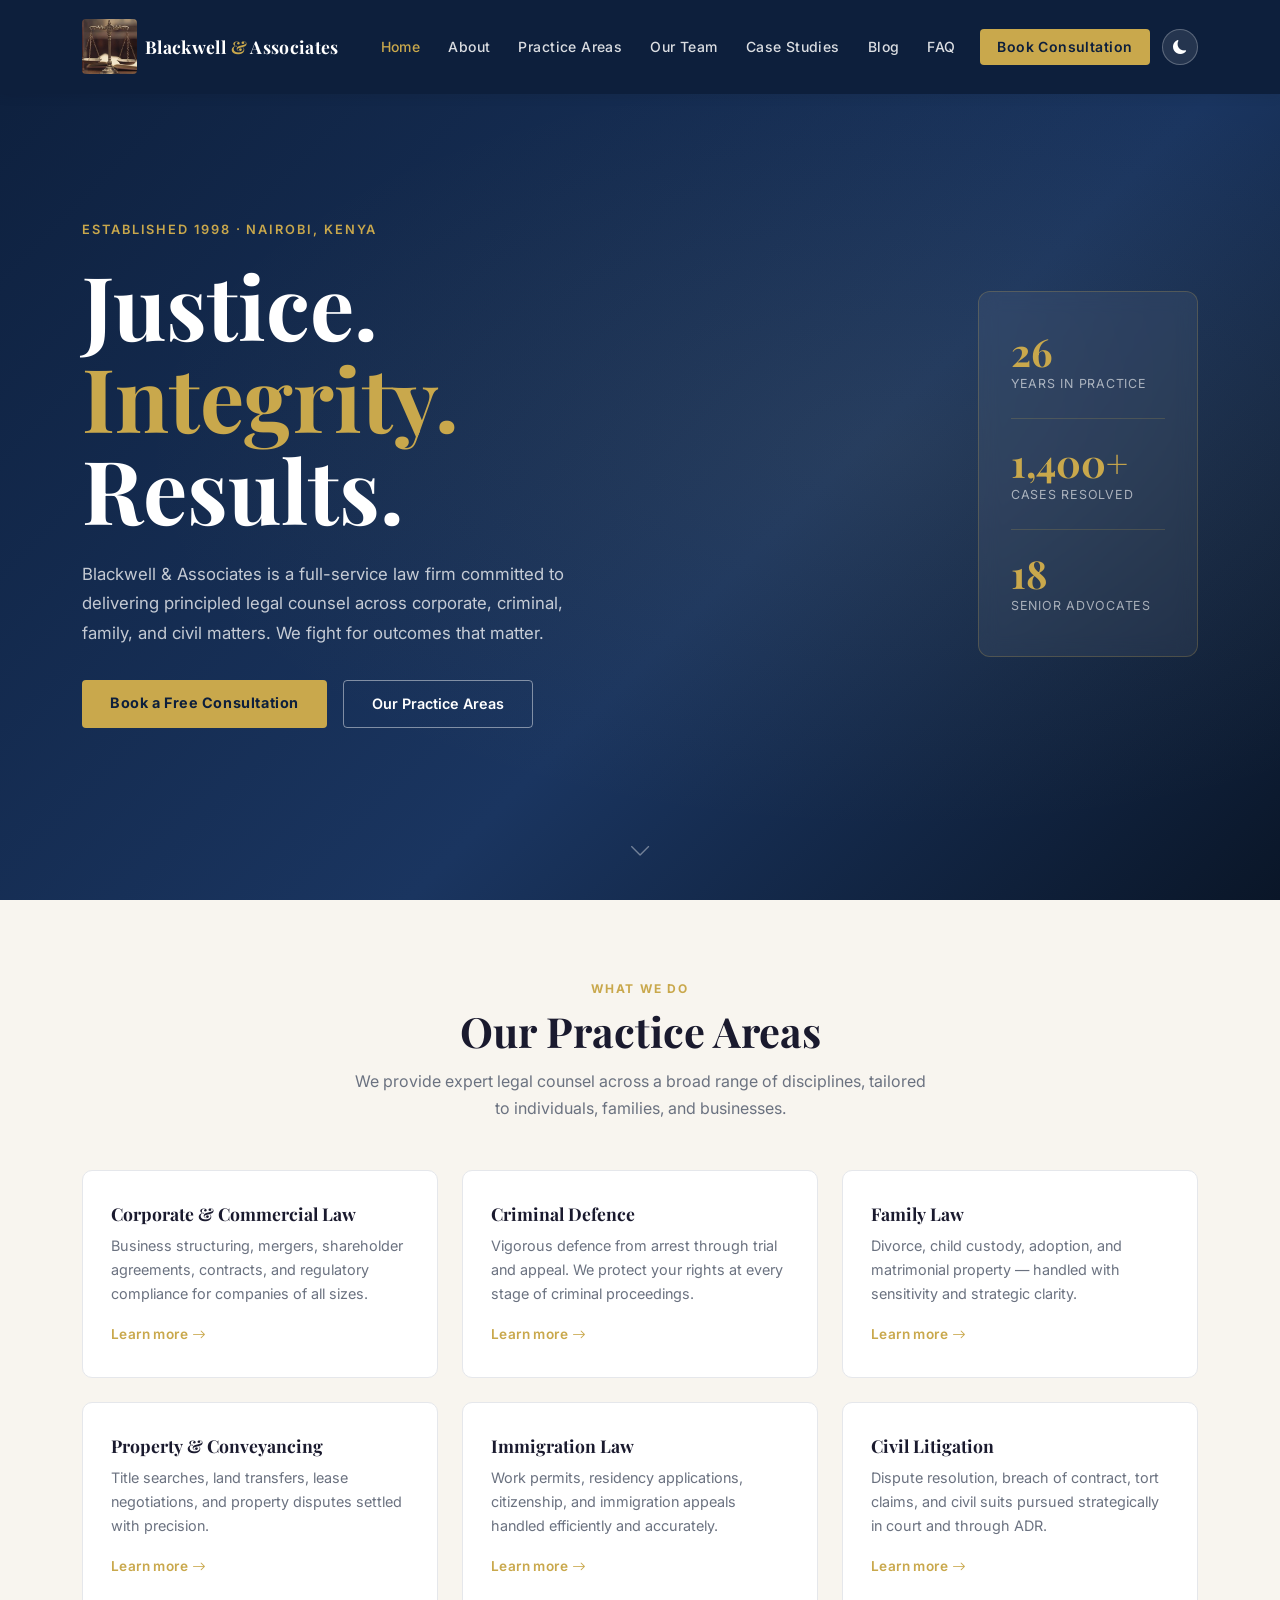
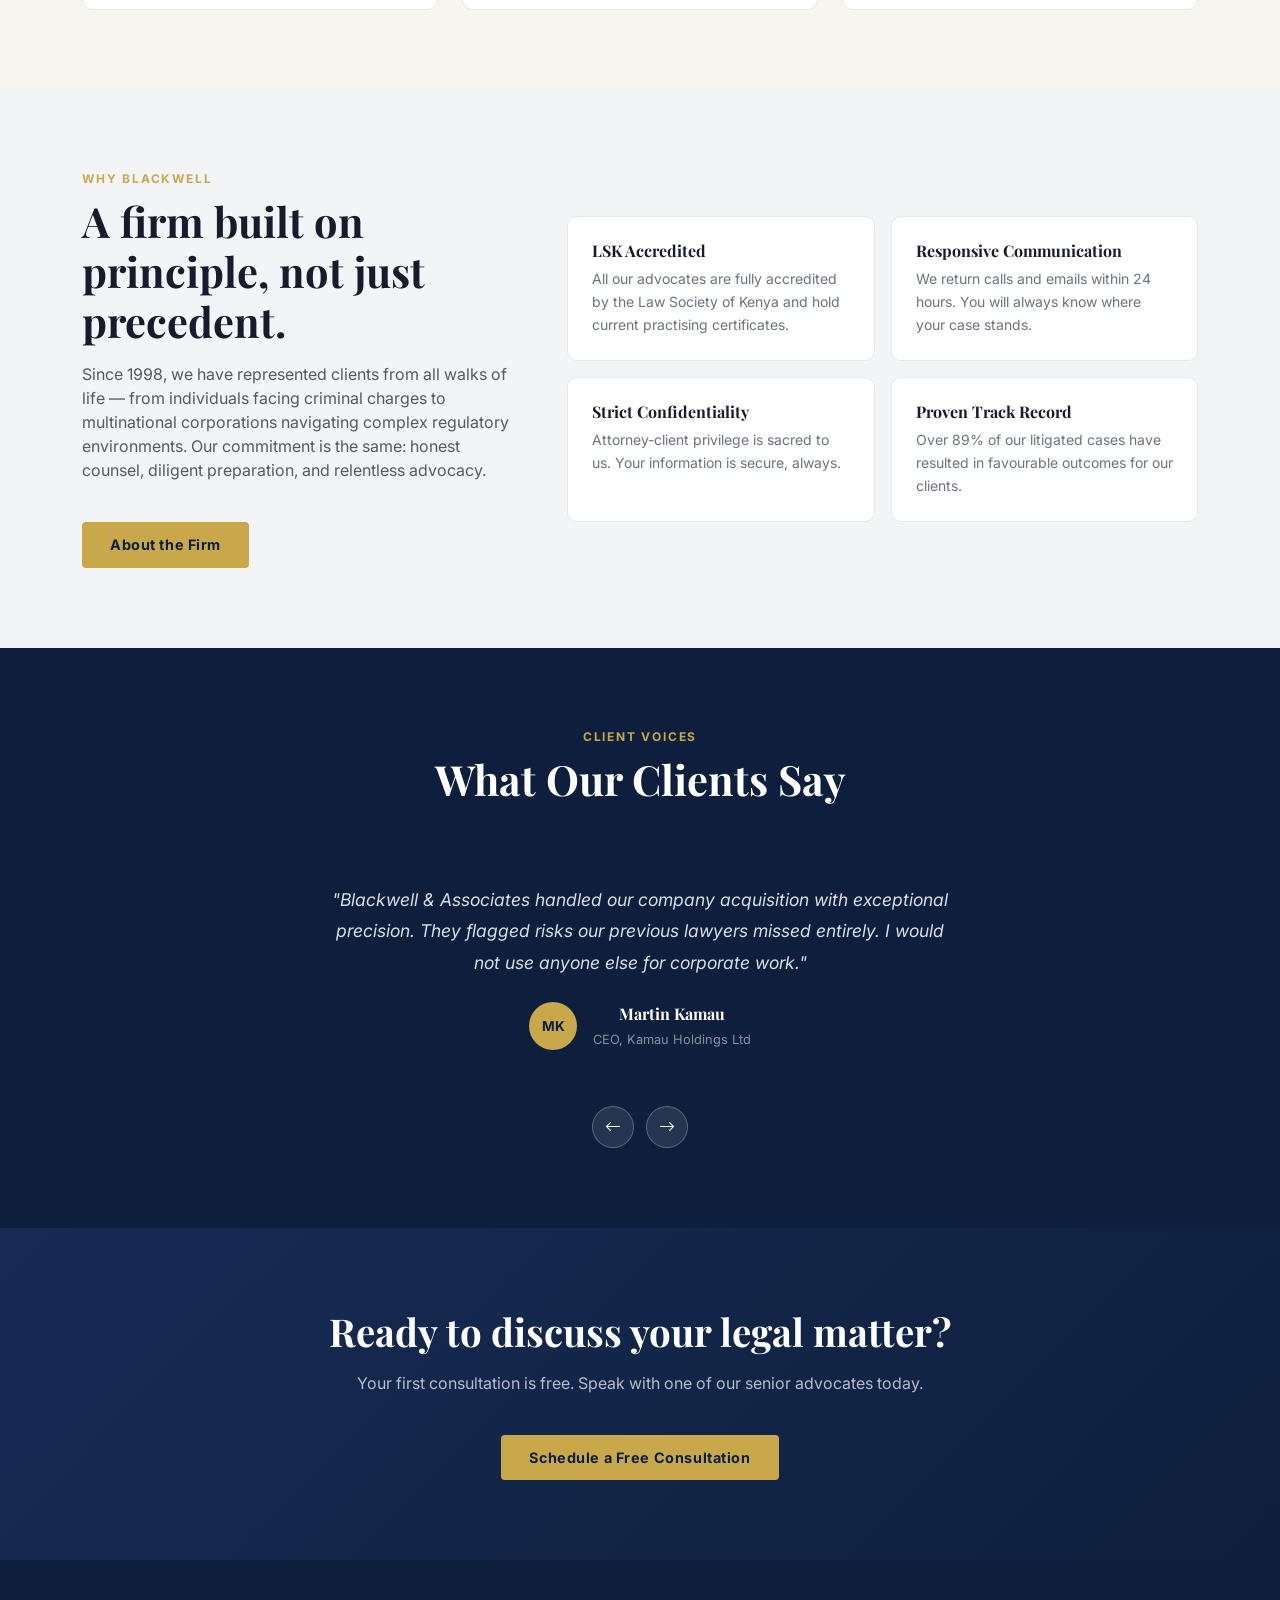
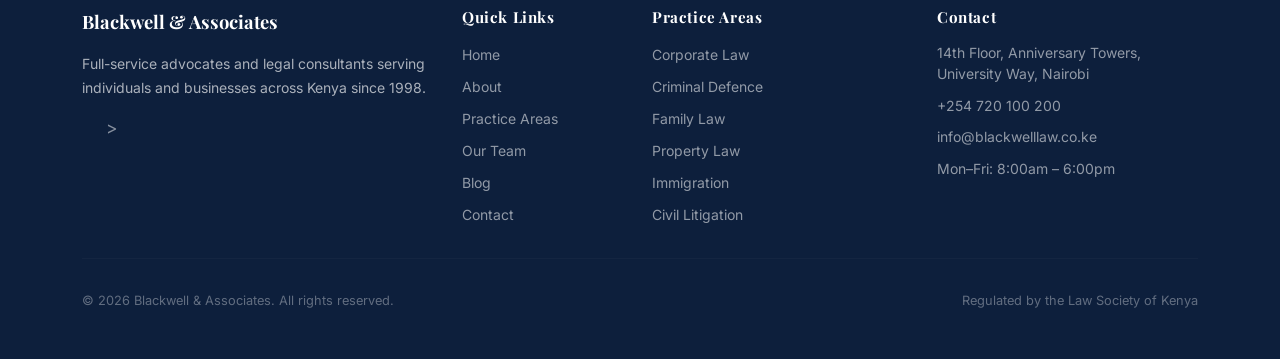
<file: index.html>
<!DOCTYPE html>
<html lang="en">
<head>
    <meta charset="UTF-8">
    <meta name="viewport" content="width=device-width, initial-scale=1.0">
    <title>Blackwell & Associates  Advocates & Legal Consultants</title>
     <link href="https://cdn.jsdelivr.net/npm/bootstrap@5.3.2/dist/css/bootstrap.min.css" rel="stylesheet"/>
    <link href="https://fonts.googleapis.com/css2?family=Playfair+Display:wght@400;600;700&family=Inter:wght@300;400;500;600&display=swap" rel="stylesheet"/>
    <link rel="stylesheet" href="https://cdn.jsdelivr.net/npm/bootstrap-icons@1.11.3/font/bootstrap-icons.min.css"/>
    <link rel="stylesheet" href="style.css"/>
</head>
<body>
  <a href="#main-content" class="visually-hidden-focusable">Skip to main content</a>
 <nav class="navbar navbar-expand-lg fixed-top" id="mainNav">
    <div class="container">
      <a class="navbar-brand" href="index.html">
        <img src="scale.jpg" alt="Blackwell & Associates scale logo" class="brand-icon-img">
        <span class="brand-name">Blackwell <span class="brand-amp">&</span> Associates</span>
      </a>
      <button class="navbar-toggler" type="button" data-bs-toggle="collapse" data-bs-target="#navMenu" aria-controls="navMenu" aria-expanded="false" aria-label="Toggle navigation">
        <span class="navbar-toggler-icon"></span>
      </button>
      <div class="collapse navbar-collapse" id="navMenu">
        <ul class="navbar-nav ms-auto align-items-lg-center gap-lg-1">
          <li class="nav-item"><a class="nav-link active" href="index.html">Home</a></li>
          <li class="nav-item"><a class="nav-link" href="about.html">About</a></li>
          <li class="nav-item"><a class="nav-link" href="practice-areas.html">Practice Areas</a></li>
          <li class="nav-item"><a class="nav-link" href="team.html">Our Team</a></li>
          <li class="nav-item"><a class="nav-link" href="case-studies.html">Case Studies</a></li>
          <li class="nav-item"><a class="nav-link" href="blog.html">Blog</a></li>
          <li class="nav-item"><a class="nav-link" href="faq.html">FAQ</a></li>
          <li class="nav-item ms-lg-2">
            <a class="nav-link btn-consult" href="contact.html">Book Consultation</a>
          </li>
          <li class="nav-item ms-lg-2">
            <button class="btn-theme-toggle" id="themeToggle" aria-label="Toggle dark and light mode" title="Toggle dark/light mode">
              <i class="bi bi-moon-fill" id="themeIcon"></i>
            </button>
          </li>
        </ul>
      </div>
    </div>
</nav>
<main id="main-content">

<section class="hero-section">
  <div class="hero-bg-overlay"></div>
  <div class="container hero-content">
    <div class="row align-items-center min-vh-100 pt-5">
      <div class="col-lg-7">
        <p class="hero-eyebrow">Established 1998 · Nairobi, Kenya</p>
        <h1 class="hero-headline">
          Justice.<br>
          <span class="headline-gold">Integrity.</span><br>
          Results.
        </h1>
        <p class="hero-sub">
          Blackwell & Associates is a full-service law firm committed to delivering principled legal counsel across corporate, criminal, family, and civil matters. We fight for outcomes that matter.
        </p>
        <div class="hero-actions d-flex flex-wrap gap-3">
          <a href="contact.html" class="btn btn-primary-gold">Book a Free Consultation</a>
          <a href="practice-areas.html" class="btn btn-outline-light-custom">Our Practice Areas</a>
        </div>
      </div>
      <div class="col-lg-5 d-none d-lg-flex justify-content-end">
        <div class="hero-stat-card">
          <div class="stat-item">
            <span class="stat-number">26</span>
            <span class="stat-label">Years in Practice</span>
          </div>
          <div class="stat-divider"></div>
          <div class="stat-item">
            <span class="stat-number">1,400+</span>
            <span class="stat-label">Cases Resolved</span>
          </div>
          <div class="stat-divider"></div>
          <div class="stat-item">
            <span class="stat-number">18</span>
            <span class="stat-label">Senior Advocates</span>
          </div>
        </div>
      </div>
    </div>
  </div>
  <div class="hero-scroll-hint">
    <i class="bi bi-chevron-down"></i>
  </div>
</section>

<section class="section-practice py-6">
  <div class="container">
    <div class="section-header text-center mb-5">
      <p class="section-eyebrow">What We Do</p>
      <h2 class="section-title">Our Practice Areas</h2>
      <p class="section-sub">We provide expert legal counsel across a broad range of disciplines, tailored to individuals, families, and businesses.</p>
    </div>
    <div class="row g-4">

      <div class="col-md-6 col-lg-4">
        <div class="practice-card">
          
          <h4>Corporate & Commercial Law</h4>
          <p>Business structuring, mergers, shareholder agreements, contracts, and regulatory compliance for companies of all sizes.</p>
          <a href="practice-areas.html" class="practice-link">Learn more <i class="bi bi-arrow-right" aria-hidden="true"></i></a>
        </div>
      </div>

      <div class="col-md-6 col-lg-4">
        <div class="practice-card">
          
          <h4>Criminal Defence</h4>
          <p>Vigorous defence from arrest through trial and appeal. We protect your rights at every stage of criminal proceedings.</p>
          <a href="practice-areas.html" class="practice-link">Learn more <i class="bi bi-arrow-right" aria-hidden="true"></i></a>
        </div>
      </div>

      <div class="col-md-6 col-lg-4">
        <div class="practice-card">
          
          <h4>Family Law</h4>
          <p>Divorce, child custody, adoption, and matrimonial property — handled with sensitivity and strategic clarity.</p>
          <a href="practice-areas.html" class="practice-link">Learn more <i class="bi bi-arrow-right" aria-hidden="true"></i></a>
        </div>
      </div>

      <div class="col-md-6 col-lg-4">
        <div class="practice-card">
          
          <h4>Property & Conveyancing</h4>
          <p>Title searches, land transfers, lease negotiations, and property disputes settled with precision.</p>
          <a href="practice-areas.html" class="practice-link">Learn more <i class="bi bi-arrow-right" aria-hidden="true"></i></a>
        </div>
      </div>

      <div class="col-md-6 col-lg-4">
        <div class="practice-card">
         
          <h4>Immigration Law</h4>
          <p>Work permits, residency applications, citizenship, and immigration appeals handled efficiently and accurately.</p>
          <a href="practice-areas.html" class="practice-link">Learn more <i class="bi bi-arrow-right" aria-hidden="true"></i></a>
        </div>
      </div>

      <div class="col-md-6 col-lg-4">
        <div class="practice-card">
          
          <h4>Civil Litigation</h4>
          <p>Dispute resolution, breach of contract, tort claims, and civil suits pursued strategically in court and through ADR.</p>
          <a href="practice-areas.html" class="practice-link">Learn more <i class="bi bi-arrow-right" aria-hidden="true"></i></a>
        </div>
      </div>

    </div>
  </div>
</section>

<section class="section-why py-6">
  <div class="container">
    <div class="row align-items-center g-5">
      <div class="col-lg-5">
        <p class="section-eyebrow">Why Blackwell</p>
        <h2 class="section-title">A firm built on principle, not just precedent.</h2>
        <p class="mt-3 text-body-secondary">Since 1998, we have represented clients from all walks of life — from individuals facing criminal charges to multinational corporations navigating complex regulatory environments. Our commitment is the same: honest counsel, diligent preparation, and relentless advocacy.</p>
        <a href="about.html" class="btn btn-primary-gold mt-4">About the Firm</a>
      </div>
      <div class="col-lg-7">
        <div class="row g-3">
          <div class="col-sm-6">
            <div class="why-card">
              
              <h5>LSK Accredited</h5>
              <p>All our advocates are fully accredited by the Law Society of Kenya and hold current practising certificates.</p>
            </div>
          </div>
          <div class="col-sm-6">
            <div class="why-card">
            
              <h5>Responsive Communication</h5>
              <p>We return calls and emails within 24 hours. You will always know where your case stands.</p>
            </div>
          </div>
          <div class="col-sm-6">
            <div class="why-card">
             
              <h5>Strict Confidentiality</h5>
              <p>Attorney-client privilege is sacred to us. Your information is secure, always.</p>
            </div>
          </div>
          <div class="col-sm-6">
            <div class="why-card">
              
              <h5>Proven Track Record</h5>
              <p>Over 89% of our litigated cases have resulted in favourable outcomes for our clients.</p>
            </div>
          </div>
        </div>
      </div>
    </div>
  </div>
</section>

<section class="section-testimonials py-6">
  <div class="container">
    <div class="section-header text-center mb-5">
      <p class="section-eyebrow">Client Voices</p>
      <h2 class="section-title">What Our Clients Say</h2>
    </div>
    <div id="testimonialCarousel" class="carousel slide" data-bs-ride="carousel">
      <div class="carousel-inner">

        <div class="carousel-item active">
          <div class="testimonial-card mx-auto">
           
            <p class="testimonial-quote">"Blackwell & Associates handled our company acquisition with exceptional precision. They flagged risks our previous lawyers missed entirely. I would not use anyone else for corporate work."</p>
            <div class="testimonial-author mt-4">
              <div class="author-avatar">MK</div>
              <div>
                <strong>Martin Kamau</strong>
                <span>CEO, Kamau Holdings Ltd</span>
              </div>
            </div>
          </div>
        </div>

        <div class="carousel-item">
          <div class="testimonial-card mx-auto">
            <div class="stars mb-3">★★★★★</div>
            <p class="testimonial-quote">"During the most difficult period of my life — a divorce involving custody of my children — the team at Blackwell was calm, professional, and genuinely caring. They secured a custody arrangement I am truly grateful for."</p>
            <div class="testimonial-author mt-4">
              <div class="author-avatar">AN</div>
              <div>
                <strong>Amina Njoroge</strong>
                <span>Private Client</span>
              </div>
            </div>
          </div>
        </div>

        <div class="carousel-item">
          <div class="testimonial-card mx-auto">
            <div class="stars mb-3">★★★★★</div>
            <p class="testimonial-quote">"I was wrongfully accused of fraud. The criminal defence team built a watertight case and the charges were dropped before trial. Their dedication was extraordinary."</p>
            <div class="testimonial-author mt-4">
              <div class="author-avatar">JO</div>
              <div>
                <strong>James Oduya</strong>
                <span>Private Client</span>
              </div>
            </div>
          </div>
        </div>

      </div>
      <div class="carousel-controls mt-4 text-center">
        <button class="carousel-btn" data-bs-target="#testimonialCarousel" data-bs-slide="prev" aria-label="Previous testimonial">
          <i class="bi bi-arrow-left" aria-hidden="true"></i>
        </button>
        <button class="carousel-btn ms-2" data-bs-target="#testimonialCarousel" data-bs-slide="next" aria-label="Next testimonial">
          <i class="bi bi-arrow-right" aria-hidden="true"></i>
        </button>
      </div>
    </div>
  </div>
</section>

<section class="section-cta py-6">
  <div class="container text-center">
    <h2 class="cta-title">Ready to discuss your legal matter?</h2>
    <p class="cta-sub mt-3">Your first consultation is free. Speak with one of our senior advocates today.</p>
    <a href="contact.html" class="btn btn-primary-gold mt-4 btn-lg">Schedule a Free Consultation</a>
  </div>
</section>
</main>
<footer class="site-footer py-5">
  <div class="container">
    <div class="row g-4">
      <div class="col-lg-4">
        <div class="footer-brand mb-3"> Blackwell & Associates</div>
        <p class="footer-about">Full-service advocates and legal consultants serving individuals and businesses across Kenya since 1998.</p>
        <div class="footer-socials mt-3">
          <a href="#" aria-label="LinkedIn"></a>
          <a href="#" aria-label="Twitter / X"></a>
          <a href="#" aria-label="Facebook">></a>
        </div>
      </div>
      <div class="col-sm-6 col-lg-2">
        <h6 class="footer-heading">Quick Links</h6>
        <ul class="footer-links">
          <li><a href="index.html">Home</a></li>
          <li><a href="about.html">About</a></li>
          <li><a href="practice-areas.html">Practice Areas</a></li>
          <li><a href="team.html">Our Team</a></li>
          <li><a href="blog.html">Blog</a></li>
          <li><a href="contact.html">Contact</a></li>
        </ul>
      </div>
      <div class="col-sm-6 col-lg-3">
        <h6 class="footer-heading">Practice Areas</h6>
        <ul class="footer-links">
          <li><a href="practice-areas.html">Corporate Law</a></li>
          <li><a href="practice-areas.html">Criminal Defence</a></li>
          <li><a href="practice-areas.html">Family Law</a></li>
          <li><a href="practice-areas.html">Property Law</a></li>
          <li><a href="practice-areas.html">Immigration</a></li>
          <li><a href="practice-areas.html">Civil Litigation</a></li>
        </ul>
      </div>
      <div class="col-lg-3">
        <h6 class="footer-heading">Contact</h6>
        <ul class="footer-contact">
          <li></i> 14th Floor, Anniversary Towers, University Way, Nairobi</li>
          <li></i> +254 720 100 200</li>
          <li></i> info@blackwelllaw.co.ke</li>
          <li></i> Mon–Fri: 8:00am – 6:00pm</li>
        </ul>
      </div>
    </div>
    <hr class="footer-divider mt-4"/>
    <div class="footer-bottom d-flex flex-wrap justify-content-between align-items-center pt-3">
      <p class="mb-0">© 2026 Blackwell & Associates. All rights reserved.</p>
      <p class="mb-0">Regulated by the Law Society of Kenya</p>
    </div>
  </div>
</footer>

<script src="https://cdn.jsdelivr.net/npm/bootstrap@5.3.2/dist/js/bootstrap.bundle.min.js"></script>
<script src="main.js"></script>
</body>
</html>
</body>
</html>
</file>
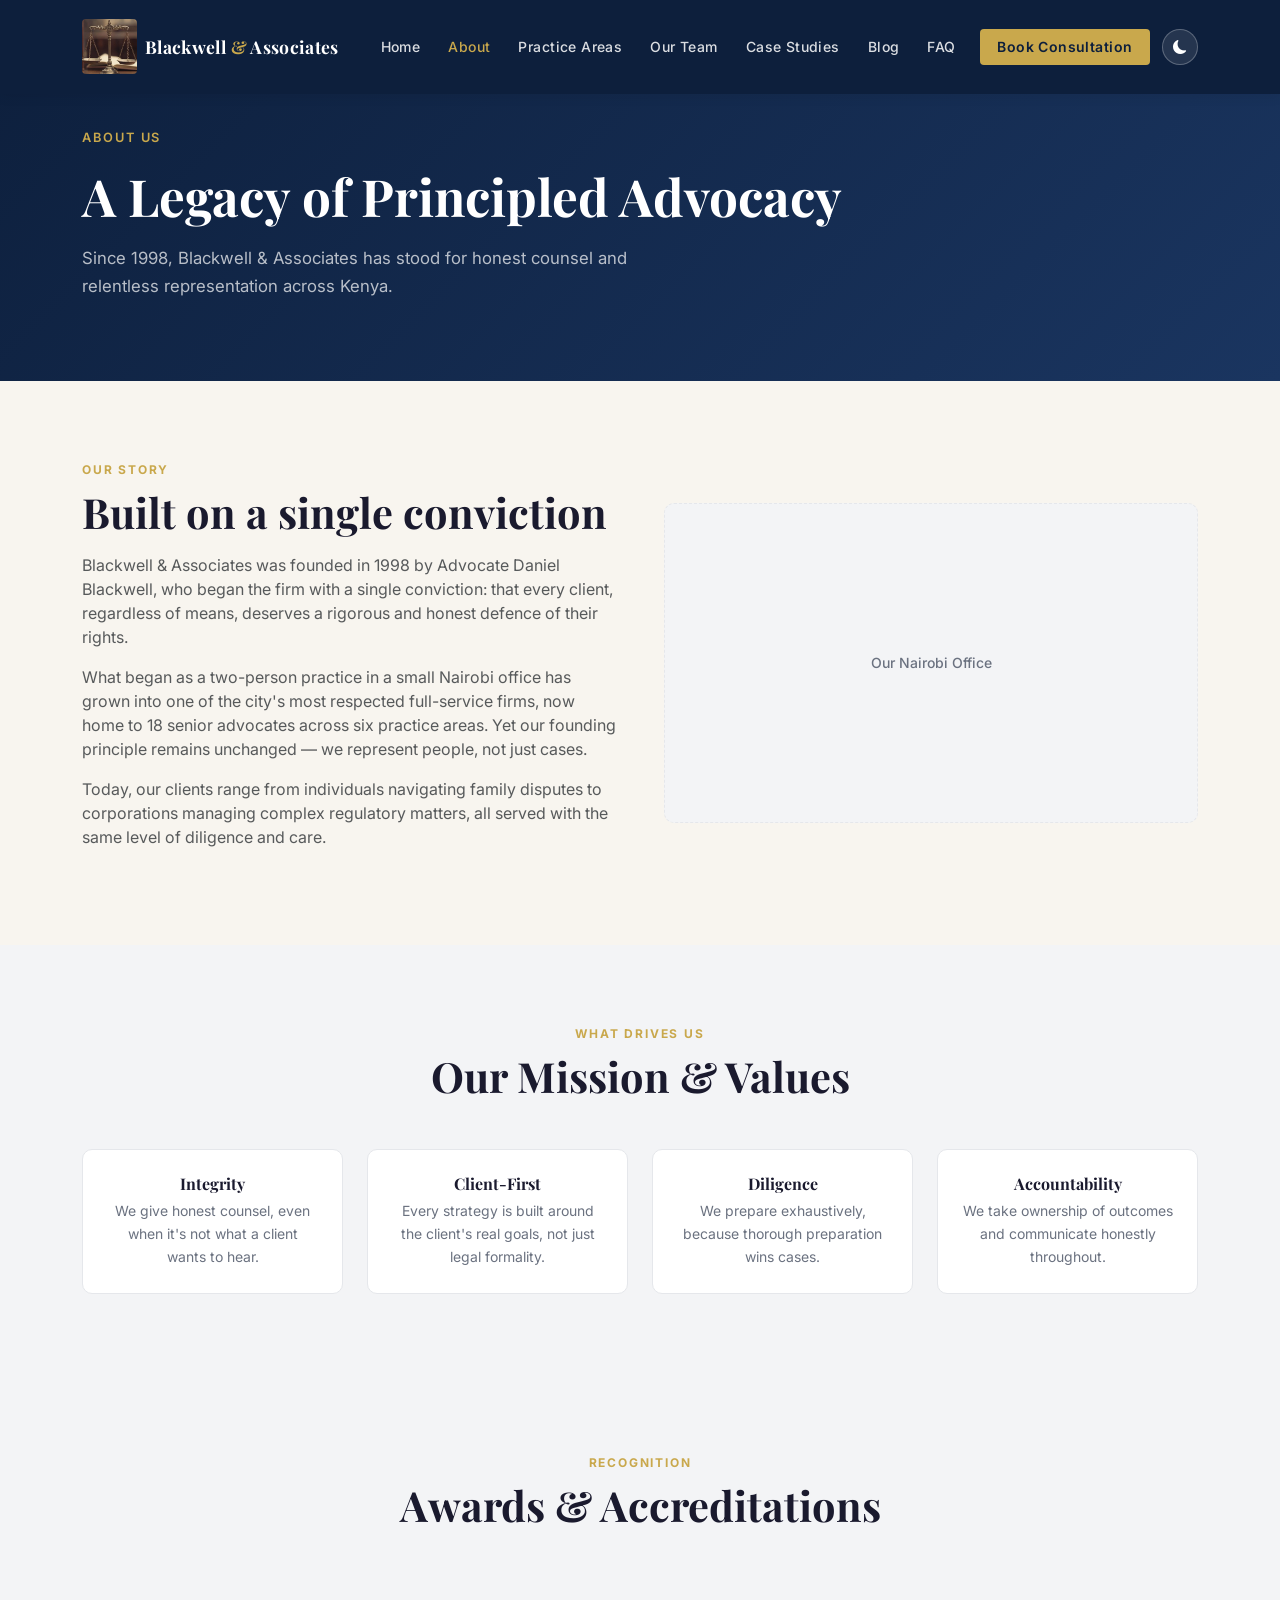
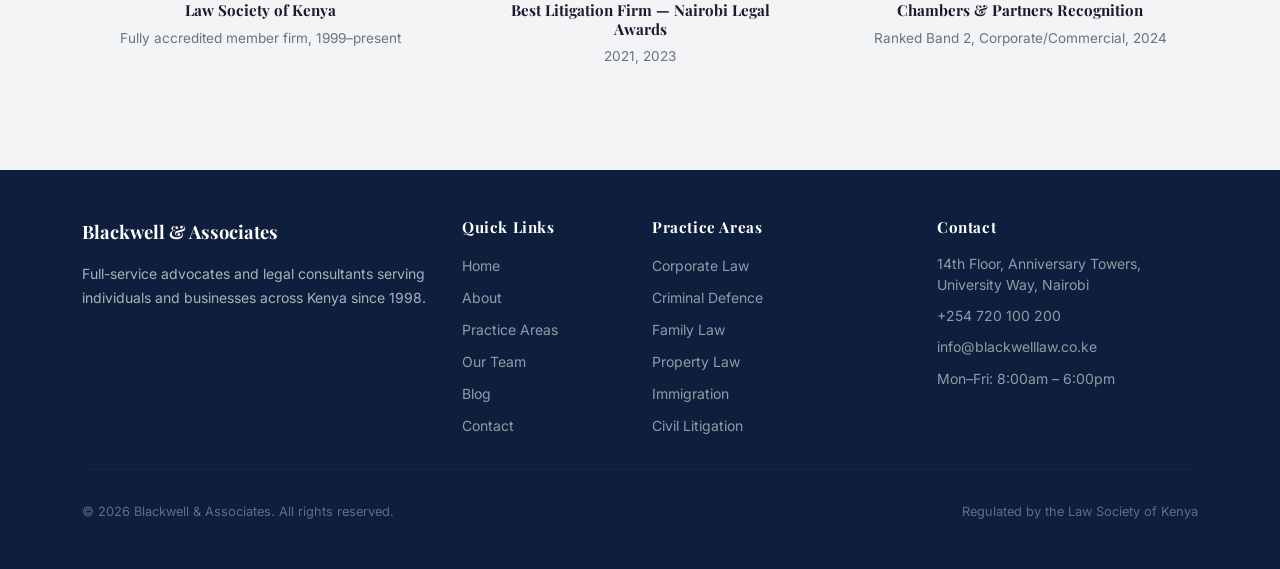
<file: about.html>
<!DOCTYPE html>
<html lang="en">
<head>
    <meta charset="UTF-8">
    <meta name="viewport" content="width=device-width, initial-scale=1.0">
    <title>About Us | Blackwell & Associates</title>
    <link href="https://cdn.jsdelivr.net/npm/bootstrap@5.3.2/dist/css/bootstrap.min.css" rel="stylesheet"/>
    <link href="https://fonts.googleapis.com/css2?family=Playfair+Display:wght@400;600;700&family=Inter:wght@300;400;500;600&display=swap" rel="stylesheet"/>
    <link rel="stylesheet" href="https://cdn.jsdelivr.net/npm/bootstrap-icons@1.11.3/font/bootstrap-icons.min.css"/>
    <link rel="stylesheet" href="style.css"/>
</head>
<body>
<a href="#main-content" class="visually-hidden-focusable">Skip to main content</a>

<nav class="navbar navbar-expand-lg fixed-top" id="mainNav">
    <div class="container">
      <a class="navbar-brand" href="index.html">
        <img src="scale.jpg" alt="Blackwell & Associates scale logo" class="brand-icon-img">
        <span class="brand-name">Blackwell <span class="brand-amp">&</span> Associates</span>
      </a>
      <button class="navbar-toggler" type="button" data-bs-toggle="collapse" data-bs-target="#navMenu" aria-controls="navMenu" aria-expanded="false" aria-label="Toggle navigation">
        <span class="navbar-toggler-icon"></span>
      </button>
      <div class="collapse navbar-collapse" id="navMenu">
        <ul class="navbar-nav ms-auto align-items-lg-center gap-lg-1">
          <li class="nav-item"><a class="nav-link " href="index.html">Home</a></li>
          <li class="nav-item"><a class="nav-link active" href="about.html">About</a></li>
          <li class="nav-item"><a class="nav-link" href="practice-areas.html">Practice Areas</a></li>
          <li class="nav-item"><a class="nav-link" href="team.html">Our Team</a></li>
          <li class="nav-item"><a class="nav-link" href="case-studies.html">Case Studies</a></li>
          <li class="nav-item"><a class="nav-link" href="blog.html">Blog</a></li>
          <li class="nav-item"><a class="nav-link" href="faq.html">FAQ</a></li>
          <li class="nav-item ms-lg-2">
            <a class="nav-link btn-consult" href="contact.html">Book Consultation</a>
          </li>
          <li class="nav-item ms-lg-2">
            <button class="btn-theme-toggle" id="themeToggle" aria-label="Toggle dark and light mode" title="Toggle dark/light mode">
              <i class="bi bi-moon-fill" id="themeIcon"></i>
            </button>
          </li>
        </ul>
      </div>
    </div>
</nav>

<main id="main-content">
  <section class="page-header">
  <div class="container">
    <p class="hero-eyebrow">About Us</p>
    <h1 class="page-title">A Legacy of Principled Advocacy</h1>
    <p class="page-subtitle">Since 1998, Blackwell & Associates has stood for honest counsel and relentless representation across Kenya.</p>
  </div>
</section>

  <section class="section-story py-6">
  <div class="container">
    <div class="row align-items-center g-5">
      <div class="col-lg-6">
        <p class="section-eyebrow">Our Story</p>
        <h2 class="section-title">Built on a single conviction</h2>
        <p class="mt-3 text-body-secondary">Blackwell & Associates was founded in 1998 by Advocate Daniel Blackwell, who began the firm with a single conviction: that every client, regardless of means, deserves a rigorous and honest defence of their rights.</p>
        <p class="mt-3 text-body-secondary">What began as a two-person practice in a small Nairobi office has grown into one of the city's most respected full-service firms, now home to 18 senior advocates across six practice areas. Yet our founding principle remains unchanged — we represent people, not just cases.</p>
        <p class="mt-3 text-body-secondary">Today, our clients range from individuals navigating family disputes to corporations managing complex regulatory matters, all served with the same level of diligence and care.</p>
      </div>
      <div class="col-lg-6">
        <div class="story-image-placeholder">
         
          <span>Our Nairobi Office</span>
        </div>
      </div>
    </div>
  </div>
</section>

  <section class="section-why py-6">
  <div class="container">
    <div class="section-header text-center mb-5">
      <p class="section-eyebrow">What Drives Us</p>
      <h2 class="section-title">Our Mission & Values</h2>
    </div>
    <div class="row g-4">
      <div class="col-md-6 col-lg-3">
        <div class="why-card text-center">
          
          <h5>Integrity</h5>
          <p>We give honest counsel, even when it's not what a client wants to hear.</p>
        </div>
      </div>
      <div class="col-md-6 col-lg-3">
        <div class="why-card text-center">
         
          <h5>Client-First</h5>
          <p>Every strategy is built around the client's real goals, not just legal formality.</p>
        </div>
      </div>
      <div class="col-md-6 col-lg-3">
        <div class="why-card text-center">
          
          <h5>Diligence</h5>
          <p>We prepare exhaustively, because thorough preparation wins cases.</p>
        </div>
      </div>
      <div class="col-md-6 col-lg-3">
        <div class="why-card text-center">
          
          <h5>Accountability</h5>
          <p>We take ownership of outcomes and communicate honestly throughout.</p>
        </div>
      </div>
    </div>
  </div>
</section>

  <section class="section-awards py-6">
  <div class="container">
    <div class="section-header text-center mb-5">
      <p class="section-eyebrow">Recognition</p>
      <h2 class="section-title">Awards & Accreditations</h2>
    </div>
    <div class="row g-4 text-center">
      <div class="col-md-4">
        <div class="award-card">
          
          <h6>Law Society of Kenya</h6>
          <p>Fully accredited member firm, 1999–present</p>
        </div>
      </div>
      <div class="col-md-4">
        <div class="award-card">
          
          <h6>Best Litigation Firm — Nairobi Legal Awards</h6>
          <p>2021, 2023</p>
        </div>
      </div>
      <div class="col-md-4">
        <div class="award-card">
          
          <h6>Chambers & Partners Recognition</h6>
          <p>Ranked Band 2, Corporate/Commercial, 2024</p>
        </div>
      </div>
    </div>
  </div>
</section>
</main>

<footer class="site-footer py-5">
  <div class="container">
    <div class="row g-4">
      <div class="col-lg-4">
        <div class="footer-brand mb-3">Blackwell & Associates</div>
        <p class="footer-about">Full-service advocates and legal consultants serving individuals and businesses across Kenya since 1998.</p>
        <div class="footer-socials mt-3">
          <a href="#" aria-label="LinkedIn"></a>
          <a href="#" aria-label="Twitter / X"></a>
          <a href="#" aria-label="Facebook"></a>
        </div>
      </div>
      <div class="col-sm-6 col-lg-2">
        <h6 class="footer-heading">Quick Links</h6>
        <ul class="footer-links">
          <li><a href="index.html">Home</a></li>
          <li><a href="about.html">About</a></li>
          <li><a href="practice-areas.html">Practice Areas</a></li>
          <li><a href="team.html">Our Team</a></li>
          <li><a href="blog.html">Blog</a></li>
          <li><a href="contact.html">Contact</a></li>
        </ul>
      </div>
      <div class="col-sm-6 col-lg-3">
        <h6 class="footer-heading">Practice Areas</h6>
        <ul class="footer-links">
          <li><a href="practice-areas.html">Corporate Law</a></li>
          <li><a href="practice-areas.html">Criminal Defence</a></li>
          <li><a href="practice-areas.html">Family Law</a></li>
          <li><a href="practice-areas.html">Property Law</a></li>
          <li><a href="practice-areas.html">Immigration</a></li>
          <li><a href="practice-areas.html">Civil Litigation</a></li>
        </ul>
      </div>
      <div class="col-lg-3">
        <h6 class="footer-heading">Contact</h6>
        <ul class="footer-contact">
          <li> 14th Floor, Anniversary Towers, University Way, Nairobi</li>
          <li> +254 720 100 200</li>
          <li> info@blackwelllaw.co.ke</li>
          <li> Mon–Fri: 8:00am – 6:00pm</li>
        </ul>
      </div>
    </div>
    <hr class="footer-divider mt-4"/>
    <div class="footer-bottom d-flex flex-wrap justify-content-between align-items-center pt-3">
      <p class="mb-0">© 2026 Blackwell & Associates. All rights reserved.</p>
      <p class="mb-0">Regulated by the Law Society of Kenya</p>
    </div>
  </div>
</footer>

<script src="https://cdn.jsdelivr.net/npm/bootstrap@5.3.2/dist/js/bootstrap.bundle.min.js"></script>
<script src="main.js"></script>
</body>
</html>
</file>
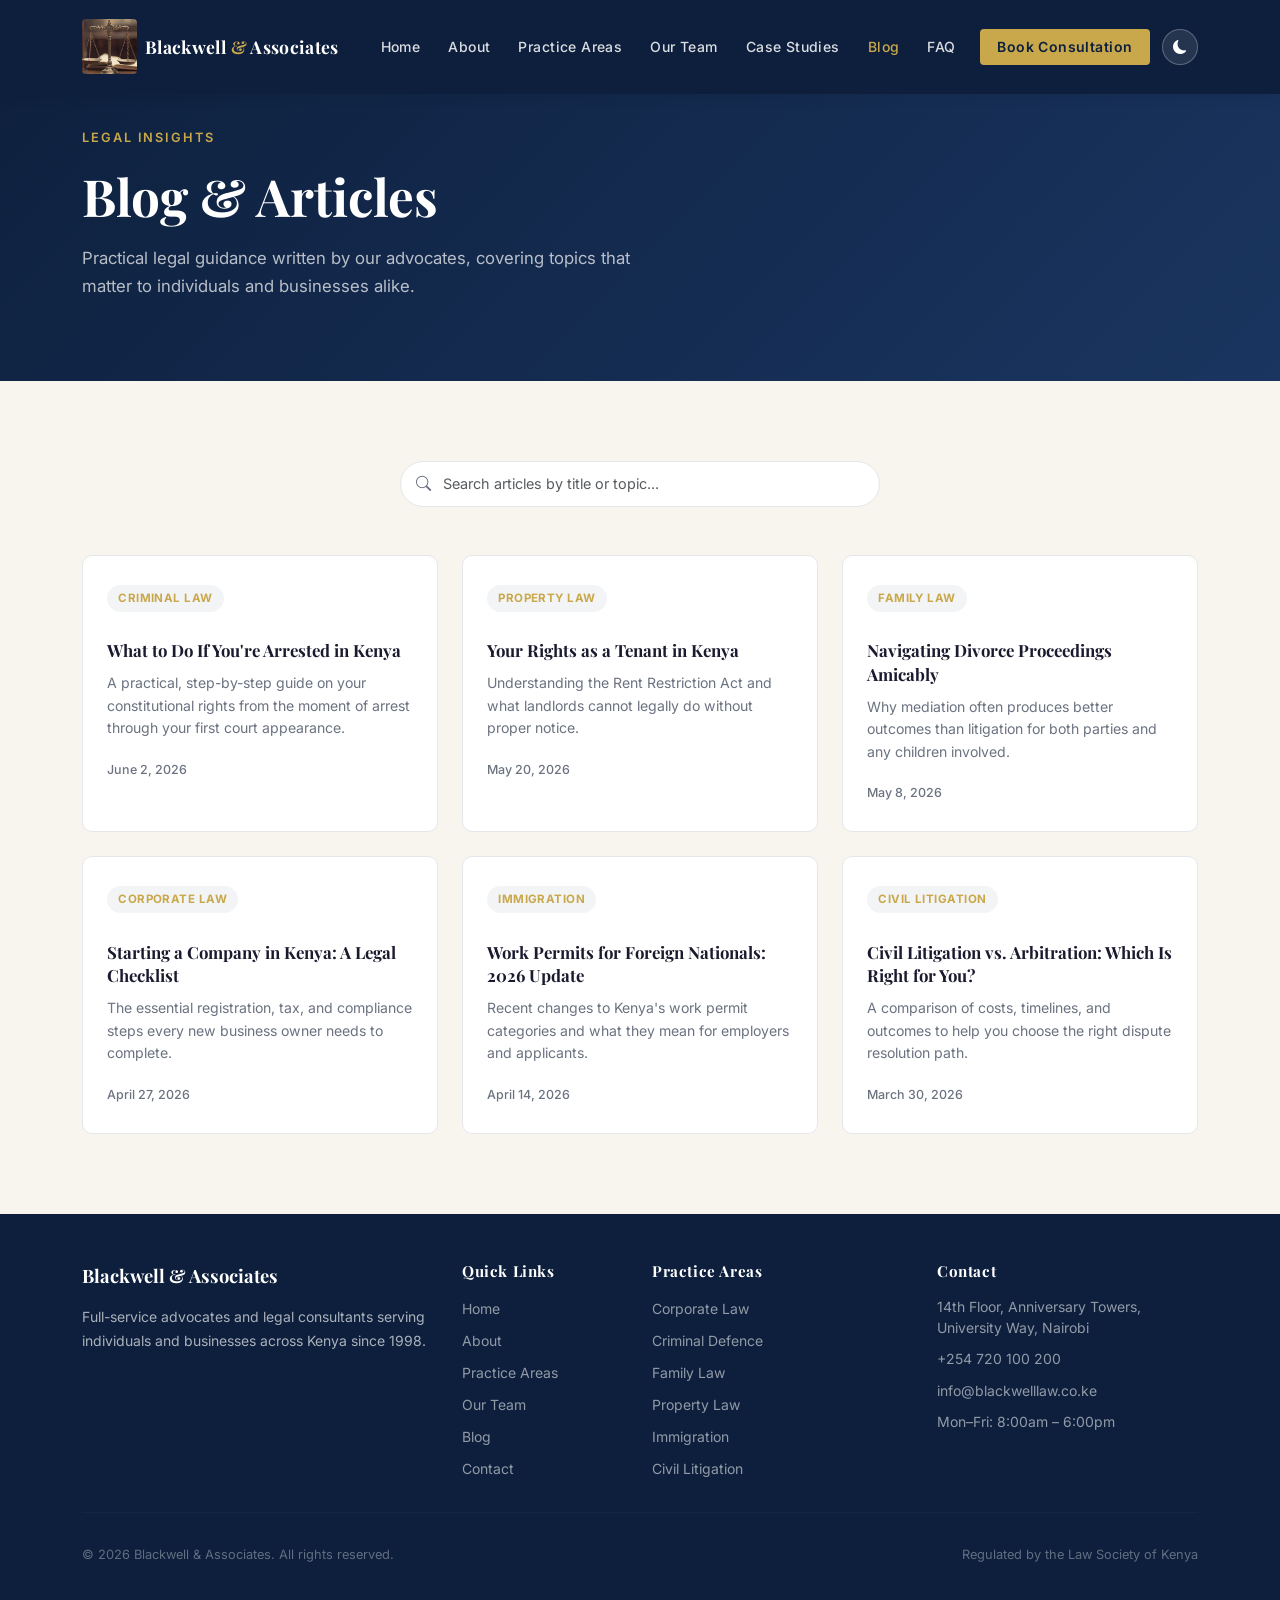
<file: blog.html>
<!DOCTYPE html>
<html lang="en">
<head>
    <meta charset="UTF-8">
    <meta name="viewport" content="width=device-width, initial-scale=1.0">
    <title>Blog | Blackwell & Associates</title>
    <link href="https://cdn.jsdelivr.net/npm/bootstrap@5.3.2/dist/css/bootstrap.min.css" rel="stylesheet"/>
    <link href="https://fonts.googleapis.com/css2?family=Playfair+Display:wght@400;600;700&family=Inter:wght@300;400;500;600&display=swap" rel="stylesheet"/>
    <link rel="stylesheet" href="https://cdn.jsdelivr.net/npm/bootstrap-icons@1.11.3/font/bootstrap-icons.min.css"/>
    <link rel="stylesheet" href="style.css"/>
</head>
<body>
<a href="#main-content" class="visually-hidden-focusable">Skip to main content</a>


<nav class="navbar navbar-expand-lg fixed-top" id="mainNav">
    <div class="container">
      <a class="navbar-brand" href="index.html">
        <img src="scale.jpg" alt="Blackwell & Associates scale logo" class="brand-icon-img">
        <span class="brand-name">Blackwell <span class="brand-amp">&</span> Associates</span>
      </a>
      <button class="navbar-toggler" type="button" data-bs-toggle="collapse" data-bs-target="#navMenu" aria-controls="navMenu" aria-expanded="false" aria-label="Toggle navigation">
        <span class="navbar-toggler-icon"></span>
      </button>
      <div class="collapse navbar-collapse" id="navMenu">
        <ul class="navbar-nav ms-auto align-items-lg-center gap-lg-1">
          <li class="nav-item"><a class="nav-link " href="index.html">Home</a></li>
          <li class="nav-item"><a class="nav-link " href="about.html">About</a></li>
          <li class="nav-item"><a class="nav-link " href="practice-areas.html">Practice Areas</a></li>
          <li class="nav-item"><a class="nav-link" href="team.html">Our Team</a></li>
          <li class="nav-item"><a class="nav-link" href="case-studies.html">Case Studies</a></li>
          <li class="nav-item"><a class="nav-link active" href="blog.html">Blog</a></li>
          <li class="nav-item"><a class="nav-link" href="faq.html">FAQ</a></li>
          <li class="nav-item ms-lg-2">
            <a class="nav-link btn-consult" href="contact.html">Book Consultation</a>
          </li>
          <li class="nav-item ms-lg-2">
            <button class="btn-theme-toggle" id="themeToggle" aria-label="Toggle dark and light mode" title="Toggle dark/light mode">
              <i class="bi bi-moon-fill" id="themeIcon"></i>
            </button>
          </li>
        </ul>
      </div>
    </div>
</nav>

<main id="main-content">
  <section class="page-header">
    <div class="container">
      <p class="hero-eyebrow">Legal Insights</p>
      <h1 class="page-title">Blog & Articles</h1>
      <p class="page-subtitle">Practical legal guidance written by our advocates, covering topics that matter to individuals and businesses alike.</p>
    </div>
  </section>

  <section class="section-blog py-6">
  <div class="container">

    <div class="blog-search-bar mb-5">
      <i class="bi bi-search" aria-hidden="true"></i>
      <input type="text" id="blogSearchInput" class="form-control" placeholder="Search articles by title or topic..." aria-label="Search blog articles">
    </div>

    <div class="row g-4" id="blogGrid">

      <div class="col-md-6 col-lg-4 blog-item" data-title="what to do if you are arrested in kenya">
        <article class="blog-card">
          <span class="case-tag">Criminal Law</span>
          <h5>What to Do If You're Arrested in Kenya</h5>
          <p>A practical, step-by-step guide on your constitutional rights from the moment of arrest through your first court appearance.</p>
          <span class="blog-date">June 2, 2026</span>
        </article>
      </div>

      <div class="col-md-6 col-lg-4 blog-item" data-title="your rights as a tenant">
        <article class="blog-card">
          <span class="case-tag">Property Law</span>
          <h5>Your Rights as a Tenant in Kenya</h5>
          <p>Understanding the Rent Restriction Act and what landlords cannot legally do without proper notice.</p>
          <span class="blog-date">May 20, 2026</span>
        </article>
      </div>

      <div class="col-md-6 col-lg-4 blog-item" data-title="navigating divorce proceedings amicably">
        <article class="blog-card">
          <span class="case-tag">Family Law</span>
          <h5>Navigating Divorce Proceedings Amicably</h5>
          <p>Why mediation often produces better outcomes than litigation for both parties and any children involved.</p>
          <span class="blog-date">May 8, 2026</span>
        </article>
      </div>

      <div class="col-md-6 col-lg-4 blog-item" data-title="starting a company in kenya legal checklist">
        <article class="blog-card">
          <span class="case-tag">Corporate Law</span>
          <h5>Starting a Company in Kenya: A Legal Checklist</h5>
          <p>The essential registration, tax, and compliance steps every new business owner needs to complete.</p>
          <span class="blog-date">April 27, 2026</span>
        </article>
      </div>

      <div class="col-md-6 col-lg-4 blog-item" data-title="work permits for foreign nationals">
        <article class="blog-card">
          <span class="case-tag">Immigration</span>
          <h5>Work Permits for Foreign Nationals: 2026 Update</h5>
          <p>Recent changes to Kenya's work permit categories and what they mean for employers and applicants.</p>
          <span class="blog-date">April 14, 2026</span>
        </article>
      </div>

      <div class="col-md-6 col-lg-4 blog-item" data-title="when to pursue civil litigation versus arbitration">
        <article class="blog-card">
          <span class="case-tag">Civil Litigation</span>
          <h5>Civil Litigation vs. Arbitration: Which Is Right for You?</h5>
          <p>A comparison of costs, timelines, and outcomes to help you choose the right dispute resolution path.</p>
          <span class="blog-date">March 30, 2026</span>
        </article>
      </div>

    </div>

    <p id="noResultsMsg" class="text-center text-muted mt-4 d-none">No articles match your search.</p>

  </div>
</section>
</main>

<footer class="site-footer py-5">
  <div class="container">
    <div class="row g-4">
      <div class="col-lg-4">
        <div class="footer-brand mb-3"> Blackwell & Associates</div>
        <p class="footer-about">Full-service advocates and legal consultants serving individuals and businesses across Kenya since 1998.</p>
        <div class="footer-socials mt-3">
          <a href="#" aria-label="LinkedIn"></a>
          <a href="#" aria-label="Twitter / X"></a>
          <a href="#" aria-label="Facebook"></a>
        </div>
      </div>
      <div class="col-sm-6 col-lg-2">
        <h6 class="footer-heading">Quick Links</h6>
        <ul class="footer-links">
          <li><a href="index.html">Home</a></li>
          <li><a href="about.html">About</a></li>
          <li><a href="practice-areas.html">Practice Areas</a></li>
          <li><a href="team.html">Our Team</a></li>
          <li><a href="blog.html">Blog</a></li>
          <li><a href="contact.html">Contact</a></li>
        </ul>
      </div>
      <div class="col-sm-6 col-lg-3">
        <h6 class="footer-heading">Practice Areas</h6>
        <ul class="footer-links">
          <li><a href="practice-areas.html">Corporate Law</a></li>
          <li><a href="practice-areas.html">Criminal Defence</a></li>
          <li><a href="practice-areas.html">Family Law</a></li>
          <li><a href="practice-areas.html">Property Law</a></li>
          <li><a href="practice-areas.html">Immigration</a></li>
          <li><a href="practice-areas.html">Civil Litigation</a></li>
        </ul>
      </div>
      <div class="col-lg-3">
        <h6 class="footer-heading">Contact</h6>
        <ul class="footer-contact">
          <li> 14th Floor, Anniversary Towers, University Way, Nairobi</li>
          <li> +254 720 100 200</li>
          <li> info@blackwelllaw.co.ke</li>
          <li> Mon–Fri: 8:00am – 6:00pm</li>
        </ul>
      </div>
    </div>
    <hr class="footer-divider mt-4"/>
    <div class="footer-bottom d-flex flex-wrap justify-content-between align-items-center pt-3">
      <p class="mb-0">© 2026 Blackwell & Associates. All rights reserved.</p>
      <p class="mb-0">Regulated by the Law Society of Kenya</p>
    </div>
  </div>
</footer>

<script src="https://cdn.jsdelivr.net/npm/bootstrap@5.3.2/dist/js/bootstrap.bundle.min.js"></script>
<script src="main.js"></script>
</body>
</html>
</file>
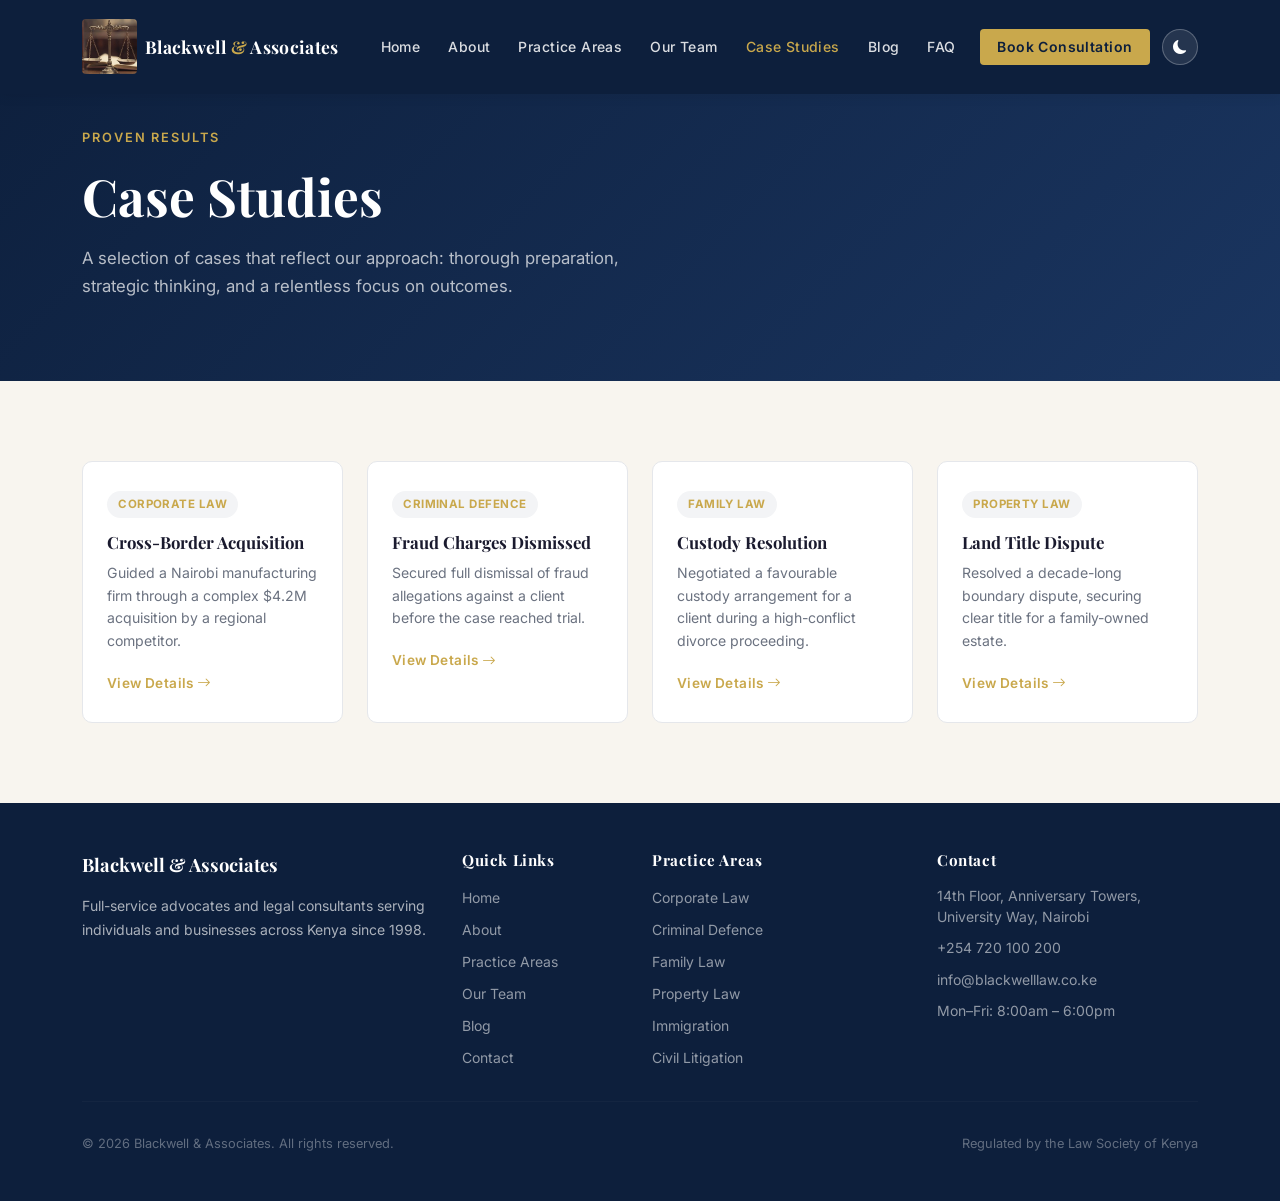
<file: case-studies.html>
<!DOCTYPE html>
<html lang="en">
<head>
    <meta charset="UTF-8">
    <meta name="viewport" content="width=device-width, initial-scale=1.0">
    <title>Case Studies | Blackwell & Associates</title>
    <link href="https://cdn.jsdelivr.net/npm/bootstrap@5.3.2/dist/css/bootstrap.min.css" rel="stylesheet"/>
    <link href="https://fonts.googleapis.com/css2?family=Playfair+Display:wght@400;600;700&family=Inter:wght@300;400;500;600&display=swap" rel="stylesheet"/>
    <link rel="stylesheet" href="https://cdn.jsdelivr.net/npm/bootstrap-icons@1.11.3/font/bootstrap-icons.min.css"/>
    <link rel="stylesheet" href="style.css"/>
</head>
<body>
<a href="#main-content" class="visually-hidden-focusable">Skip to main content</a>

<nav class="navbar navbar-expand-lg fixed-top" id="mainNav">
    <div class="container">
      <a class="navbar-brand" href="index.html">
        <img src="scale.jpg" alt="Blackwell & Associates scale logo" class="brand-icon-img">
        <span class="brand-name">Blackwell <span class="brand-amp">&</span> Associates</span>
      </a>
      <button class="navbar-toggler" type="button" data-bs-toggle="collapse" data-bs-target="#navMenu" aria-controls="navMenu" aria-expanded="false" aria-label="Toggle navigation">
        <span class="navbar-toggler-icon"></span>
      </button>
      <div class="collapse navbar-collapse" id="navMenu">
        <ul class="navbar-nav ms-auto align-items-lg-center gap-lg-1">
          <li class="nav-item"><a class="nav-link " href="index.html">Home</a></li>
          <li class="nav-item"><a class="nav-link " href="about.html">About</a></li>
          <li class="nav-item"><a class="nav-link " href="practice-areas.html">Practice Areas</a></li>
          <li class="nav-item"><a class="nav-link" href="team.html">Our Team</a></li>
          <li class="nav-item"><a class="nav-link active" href="case-studies.html">Case Studies</a></li>
          <li class="nav-item"><a class="nav-link" href="blog.html">Blog</a></li>
          <li class="nav-item"><a class="nav-link" href="faq.html">FAQ</a></li>
          <li class="nav-item ms-lg-2">
            <a class="nav-link btn-consult" href="contact.html">Book Consultation</a>
          </li>
          <li class="nav-item ms-lg-2">
            <button class="btn-theme-toggle" id="themeToggle" aria-label="Toggle dark and light mode" title="Toggle dark/light mode">
              <i class="bi bi-moon-fill" id="themeIcon"></i>
            </button>
          </li>
        </ul>
      </div>
    </div>
</nav>

<main id="main-content">
  <section class="page-header">
    <div class="container">
      <p class="hero-eyebrow">Proven Results</p>
      <h1 class="page-title">Case Studies</h1>
      <p class="page-subtitle">A selection of cases that reflect our approach: thorough preparation, strategic thinking, and a relentless focus on outcomes.</p>
    </div>
  </section>

  <section class="section-cases py-6">
  <div class="container">
    <div class="row g-4">

      <div class="col-md-6 col-lg-3">
        <div class="case-card">
          <span class="case-tag">Corporate Law</span>
          <h5>Cross-Border Acquisition</h5>
          <p>Guided a Nairobi manufacturing firm through a complex $4.2M acquisition by a regional competitor.</p>
          <button class="case-link" data-bs-toggle="modal" data-bs-target="#caseModal1">View Details <i class="bi bi-arrow-right" aria-hidden="true"></i></button>
        </div>
      </div>

      <div class="col-md-6 col-lg-3">
        <div class="case-card">
          <span class="case-tag">Criminal Defence</span>
          <h5>Fraud Charges Dismissed</h5>
          <p>Secured full dismissal of fraud allegations against a client before the case reached trial.</p>
          <button class="case-link" data-bs-toggle="modal" data-bs-target="#caseModal2">View Details <i class="bi bi-arrow-right" aria-hidden="true"></i></button>
        </div>
      </div>

      <div class="col-md-6 col-lg-3">
        <div class="case-card">
          <span class="case-tag">Family Law</span>
          <h5>Custody Resolution</h5>
          <p>Negotiated a favourable custody arrangement for a client during a high-conflict divorce proceeding.</p>
          <button class="case-link" data-bs-toggle="modal" data-bs-target="#caseModal3">View Details <i class="bi bi-arrow-right" aria-hidden="true"></i></button>
        </div>
      </div>

      <div class="col-md-6 col-lg-3">
        <div class="case-card">
          <span class="case-tag">Property Law</span>
          <h5>Land Title Dispute</h5>
          <p>Resolved a decade-long boundary dispute, securing clear title for a family-owned estate.</p>
          <button class="case-link" data-bs-toggle="modal" data-bs-target="#caseModal4">View Details <i class="bi bi-arrow-right" aria-hidden="true"></i></button>
        </div>
      </div>

    </div>
  </div>
</section>

<!-- Case Study Modals -->
<div class="modal fade" id="caseModal1" tabindex="-1" aria-labelledby="caseModal1Label" aria-hidden="true">
  <div class="modal-dialog modal-dialog-centered">
    <div class="modal-content">
      <div class="modal-header">
        <h5 class="modal-title" id="caseModal1Label">Cross-Border Acquisition</h5>
        <button type="button" class="btn-close" data-bs-dismiss="modal" aria-label="Close"></button>
      </div>
      <div class="modal-body">
        <p><strong>Challenge:</strong> A Nairobi-based manufacturing firm needed to navigate a $4.2M acquisition offer from a regional competitor, involving cross-border regulatory approval and complex shareholder negotiations.</p>
        <p><strong>Approach:</strong> Our corporate team conducted full due diligence, restructured the shareholder agreement, and negotiated terms that protected minority shareholders.</p>
        <p><strong>Outcome:</strong> The acquisition closed successfully with terms 15% more favourable than the initial offer, and zero post-closing disputes.</p>
      </div>
    </div>
  </div>
</div>

<div class="modal fade" id="caseModal2" tabindex="-1" aria-labelledby="caseModal2Label" aria-hidden="true">
  <div class="modal-dialog modal-dialog-centered">
    <div class="modal-content">
      <div class="modal-header">
        <h5 class="modal-title" id="caseModal2Label">Fraud Charges Dismissed</h5>
        <button type="button" class="btn-close" data-bs-dismiss="modal" aria-label="Close"></button>
      </div>
      <div class="modal-body">
        <p><strong>Challenge:</strong> Our client was charged with financial fraud based on circumstantial evidence from a former business partner.</p>
        <p><strong>Approach:</strong> Our criminal defence team built a detailed forensic accounting rebuttal and exposed inconsistencies in the prosecution's timeline.</p>
        <p><strong>Outcome:</strong> All charges were dismissed by the prosecution before the case reached trial.</p>
      </div>
    </div>
  </div>
</div>

<div class="modal fade" id="caseModal3" tabindex="-1" aria-labelledby="caseModal3Label" aria-hidden="true">
  <div class="modal-dialog modal-dialog-centered">
    <div class="modal-content">
      <div class="modal-header">
        <h5 class="modal-title" id="caseModal3Label">Custody Resolution</h5>
        <button type="button" class="btn-close" data-bs-dismiss="modal" aria-label="Close"></button>
      </div>
      <div class="modal-body">
        <p><strong>Challenge:</strong> A high-conflict divorce with disputed custody of two minor children, complicated by relocation concerns.</p>
        <p><strong>Approach:</strong> Our family law team prioritized mediation, presenting a child-centered parenting plan supported by a court-appointed assessor's report.</p>
        <p><strong>Outcome:</strong> The court approved a joint custody arrangement that preserved stability for the children and was accepted by both parties.</p>
      </div>
    </div>
  </div>
</div>

<div class="modal fade" id="caseModal4" tabindex="-1" aria-labelledby="caseModal4Label" aria-hidden="true">
  <div class="modal-dialog modal-dialog-centered">
    <div class="modal-content">
      <div class="modal-header">
        <h5 class="modal-title" id="caseModal4Label">Land Title Dispute</h5>
        <button type="button" class="btn-close" data-bs-dismiss="modal" aria-label="Close"></button>
      </div>
      <div class="modal-body">
        <p><strong>Challenge:</strong> A decade-long boundary dispute threatened a family's claim to ancestral land due to conflicting survey records.</p>
        <p><strong>Approach:</strong> Our property team commissioned an independent survey, cross-referenced historical land registry records, and represented the family through arbitration.</p>
        <p><strong>Outcome:</strong> Clear title was secured for the family, resolving the dispute permanently and without further litigation.</p>
      </div>
    </div>
  </div>
</div>
</main>


<footer class="site-footer py-5">
  <div class="container">
    <div class="row g-4">
      <div class="col-lg-4">
        <div class="footer-brand mb-3"> Blackwell & Associates</div>
        <p class="footer-about">Full-service advocates and legal consultants serving individuals and businesses across Kenya since 1998.</p>
        <div class="footer-socials mt-3">
          <a href="#" aria-label="LinkedIn"></a>
          <a href="#" aria-label="Twitter / X"></a>
          <a href="#" aria-label="Facebook"></a>
        </div>
      </div>
      <div class="col-sm-6 col-lg-2">
        <h6 class="footer-heading">Quick Links</h6>
        <ul class="footer-links">
          <li><a href="index.html">Home</a></li>
          <li><a href="about.html">About</a></li>
          <li><a href="practice-areas.html">Practice Areas</a></li>
          <li><a href="team.html">Our Team</a></li>
          <li><a href="blog.html">Blog</a></li>
          <li><a href="contact.html">Contact</a></li>
        </ul>
      </div>
      <div class="col-sm-6 col-lg-3">
        <h6 class="footer-heading">Practice Areas</h6>
        <ul class="footer-links">
          <li><a href="practice-areas.html">Corporate Law</a></li>
          <li><a href="practice-areas.html">Criminal Defence</a></li>
          <li><a href="practice-areas.html">Family Law</a></li>
          <li><a href="practice-areas.html">Property Law</a></li>
          <li><a href="practice-areas.html">Immigration</a></li>
          <li><a href="practice-areas.html">Civil Litigation</a></li>
        </ul>
      </div>
      <div class="col-lg-3">
        <h6 class="footer-heading">Contact</h6>
        <ul class="footer-contact">
          <li> 14th Floor, Anniversary Towers, University Way, Nairobi</li>
          <li> +254 720 100 200</li>
          <li> info@blackwelllaw.co.ke</li>
          <li> Mon–Fri: 8:00am – 6:00pm</li>
        </ul>
      </div>
    </div>
    <hr class="footer-divider mt-4"/>
    <div class="footer-bottom d-flex flex-wrap justify-content-between align-items-center pt-3">
      <p class="mb-0">© 2026 Blackwell & Associates. All rights reserved.</p>
      <p class="mb-0">Regulated by the Law Society of Kenya</p>
    </div>
  </div>
</footer>


<script src="https://cdn.jsdelivr.net/npm/bootstrap@5.3.2/dist/js/bootstrap.bundle.min.js"></script>
<script src="main.js"></script>
</body>
</html>
</file>
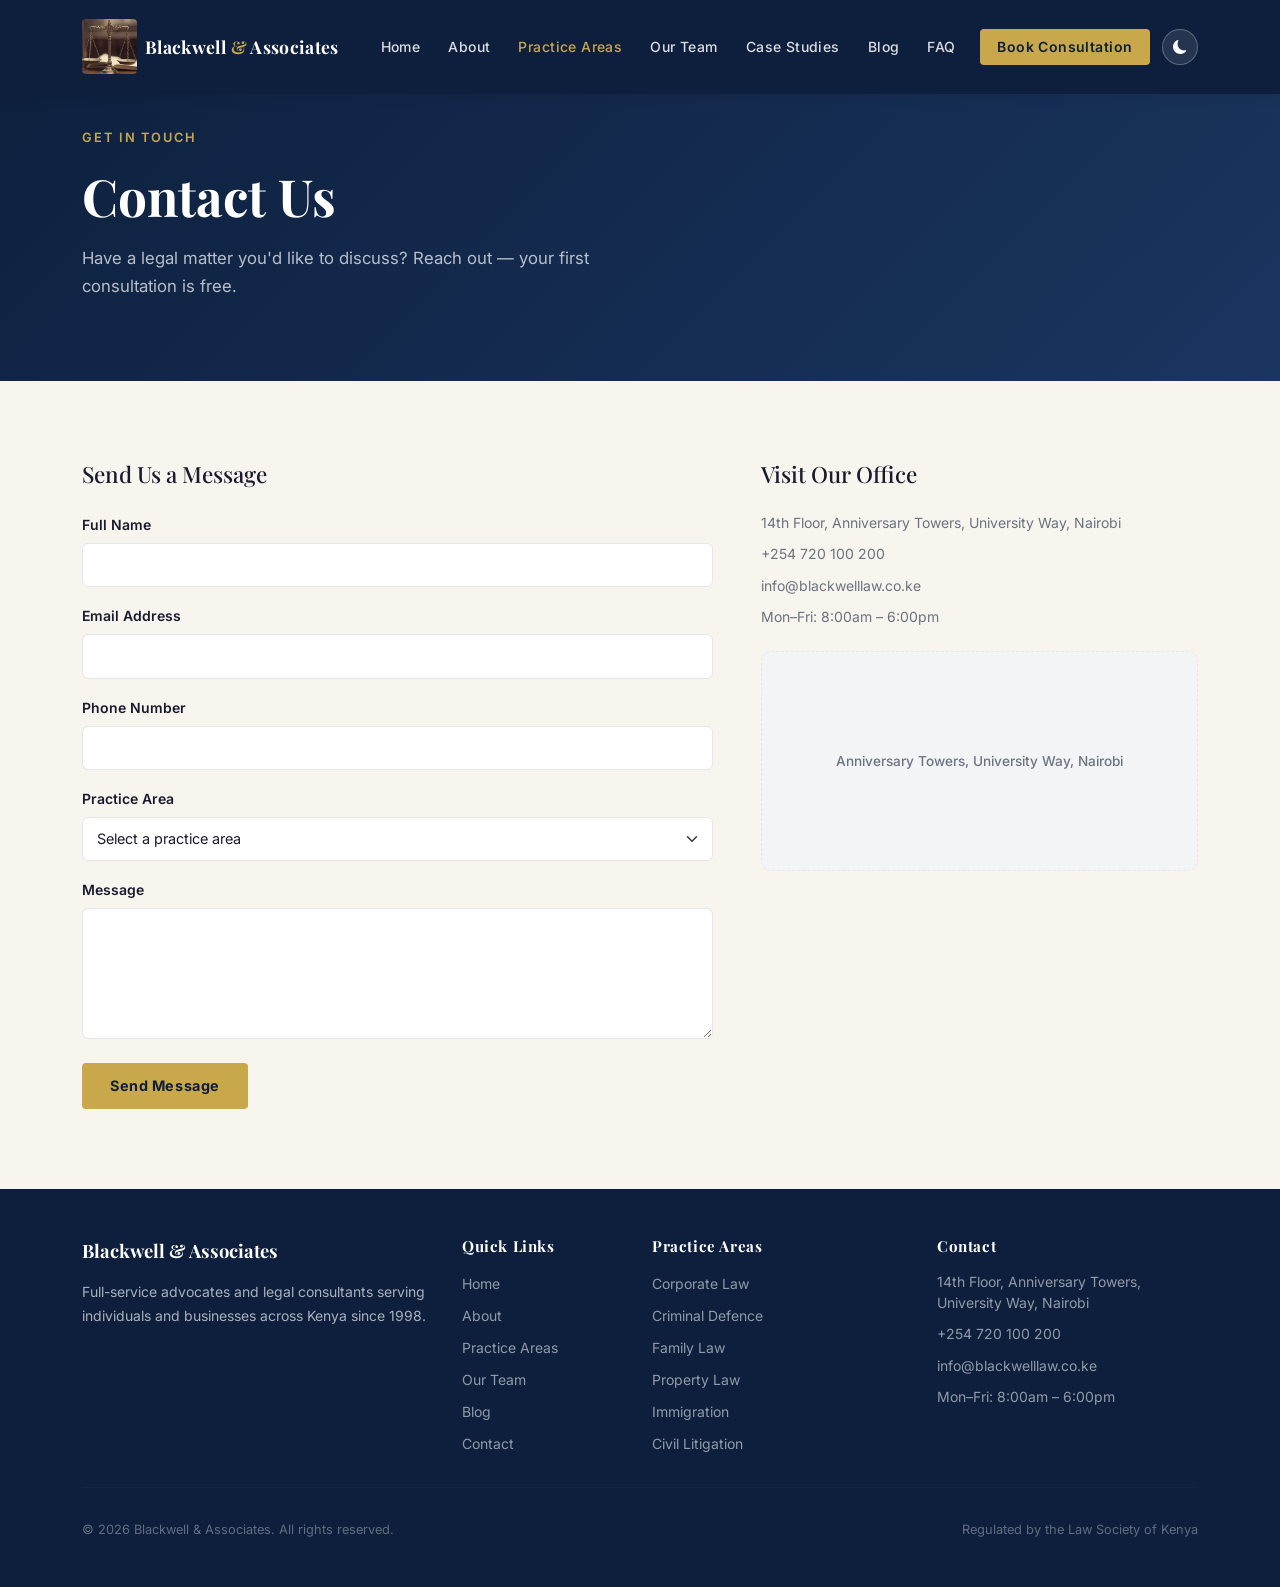
<file: contact.html>
<!DOCTYPE html>
<html lang="en">
<head>
    <meta charset="UTF-8">
    <meta name="viewport" content="width=device-width, initial-scale=1.0">
    <title>Contact Us | Blackwell & Associates</title>
    <link href="https://cdn.jsdelivr.net/npm/bootstrap@5.3.2/dist/css/bootstrap.min.css" rel="stylesheet"/>
    <link href="https://fonts.googleapis.com/css2?family=Playfair+Display:wght@400;600;700&family=Inter:wght@300;400;500;600&display=swap" rel="stylesheet"/>
    <link rel="stylesheet" href="https://cdn.jsdelivr.net/npm/bootstrap-icons@1.11.3/font/bootstrap-icons.min.css"/>
    <link rel="stylesheet" href="style.css"/>
</head>
<body>
<a href="#main-content" class="visually-hidden-focusable">Skip to main content</a>

<nav class="navbar navbar-expand-lg fixed-top" id="mainNav">
    <div class="container">
      <a class="navbar-brand" href="index.html">
        <img src="scale.jpg" alt="Blackwell & Associates scale logo" class="brand-icon-img">
        <span class="brand-name">Blackwell <span class="brand-amp">&</span> Associates</span>
      </a>
      <button class="navbar-toggler" type="button" data-bs-toggle="collapse" data-bs-target="#navMenu" aria-controls="navMenu" aria-expanded="false" aria-label="Toggle navigation">
        <span class="navbar-toggler-icon"></span>
      </button>
      <div class="collapse navbar-collapse" id="navMenu">
        <ul class="navbar-nav ms-auto align-items-lg-center gap-lg-1">
          <li class="nav-item"><a class="nav-link " href="index.html">Home</a></li>
          <li class="nav-item"><a class="nav-link " href="about.html">About</a></li>
          <li class="nav-item"><a class="nav-link active" href="practice-areas.html">Practice Areas</a></li>
          <li class="nav-item"><a class="nav-link" href="team.html">Our Team</a></li>
          <li class="nav-item"><a class="nav-link" href="case-studies.html">Case Studies</a></li>
          <li class="nav-item"><a class="nav-link" href="blog.html">Blog</a></li>
          <li class="nav-item"><a class="nav-link" href="faq.html">FAQ</a></li>
          <li class="nav-item ms-lg-2">
            <a class="nav-link btn-consult" href="contact.html">Book Consultation</a>
          </li>
          <li class="nav-item ms-lg-2">
            <button class="btn-theme-toggle" id="themeToggle" aria-label="Toggle dark and light mode" title="Toggle dark/light mode">
              <i class="bi bi-moon-fill" id="themeIcon"></i>
            </button>
          </li>
        </ul>
      </div>
    </div>
</nav>


<main id="main-content">
  <section class="page-header">
    <div class="container">
      <p class="hero-eyebrow">Get In Touch</p>
      <h1 class="page-title">Contact Us</h1>
      <p class="page-subtitle">Have a legal matter you'd like to discuss? Reach out — your first consultation is free.</p>
    </div>
  </section>

  <section class="section-contact py-6">
  <div class="container">
    <div class="row g-5">

      <div class="col-lg-7">
        <h3 class="mb-4">Send Us a Message</h3>
        <form id="contactForm" novalidate>

          <div class="mb-3">
            <label for="contactName" class="form-label">Full Name</label>
            <input type="text" class="form-control" id="contactName" required>
            <div class="invalid-feedback">Please enter your full name.</div>
          </div>

          <div class="mb-3">
            <label for="contactEmail" class="form-label">Email Address</label>
            <input type="email" class="form-control" id="contactEmail" required>
            <div class="invalid-feedback">Please enter a valid email address.</div>
          </div>

          <div class="mb-3">
  <label for="contactPhone" class="form-label">Phone Number</label>
  <input type="tel" class="form-control" id="contactPhone" required
         pattern="^[0-9+\s-]{7,10}$" maxlength="10">
  <div class="invalid-feedback">Please enter a valid phone number (max 10 digits).</div>
</div>
          <div class="mb-3">
            <label for="contactSubject" class="form-label">Practice Area</label>
            <select class="form-select" id="contactSubject" required>
              <option value="" selected disabled>Select a practice area</option>
              <option>Corporate & Commercial Law</option>
              <option>Criminal Defence</option>
              <option>Family Law</option>
              <option>Property & Conveyancing</option>
              <option>Immigration Law</option>
              <option>Civil Litigation</option>
            </select>
            <div class="invalid-feedback">Please select a practice area.</div>
          </div>

          <div class="mb-4">
            <label for="contactMessage" class="form-label">Message</label>
            <textarea class="form-control" id="contactMessage" rows="5" required minlength="10"></textarea>
            <div class="invalid-feedback">Please enter a message of at least 10 characters.</div>
          </div>

          <button type="submit" class="btn btn-primary-gold">Send Message</button>
          <p id="formSuccessMsg" class="text-success mt-3 d-none">✓ Thank you — your message has been sent. We'll be in touch within 24 hours.</p>
        </form>
      </div>

      <div class="col-lg-5">
        <h3 class="mb-4">Visit Our Office</h3>
        <ul class="footer-contact contact-info-list mb-4">
          <li> 14th Floor, Anniversary Towers, University Way, Nairobi</li>
          <li> +254 720 100 200</li>
          <li> info@blackwelllaw.co.ke</li>
          <li> Mon–Fri: 8:00am – 6:00pm</li>
        </ul>
        <div class="map-placeholder">
          
          <span>Anniversary Towers, University Way, Nairobi</span>
        </div>
      </div>

    </div>
  </div>
</section>
</main>
<footer class="site-footer py-5">
  <div class="container">
    <div class="row g-4">
      <div class="col-lg-4">
        <div class="footer-brand mb-3"> Blackwell & Associates</div>
        <p class="footer-about">Full-service advocates and legal consultants serving individuals and businesses across Kenya since 1998.</p>
        <div class="footer-socials mt-3">
          <a href="#" aria-label="LinkedIn"></a>
          <a href="#" aria-label="Twitter / X"></a>
          <a href="#" aria-label="Facebook"></a>
        </div>
      </div>
      <div class="col-sm-6 col-lg-2">
        <h6 class="footer-heading">Quick Links</h6>
        <ul class="footer-links">
          <li><a href="index.html">Home</a></li>
          <li><a href="about.html">About</a></li>
          <li><a href="practice-areas.html">Practice Areas</a></li>
          <li><a href="team.html">Our Team</a></li>
          <li><a href="blog.html">Blog</a></li>
          <li><a href="contact.html">Contact</a></li>
        </ul>
      </div>
      <div class="col-sm-6 col-lg-3">
        <h6 class="footer-heading">Practice Areas</h6>
        <ul class="footer-links">
          <li><a href="practice-areas.html">Corporate Law</a></li>
          <li><a href="practice-areas.html">Criminal Defence</a></li>
          <li><a href="practice-areas.html">Family Law</a></li>
          <li><a href="practice-areas.html">Property Law</a></li>
          <li><a href="practice-areas.html">Immigration</a></li>
          <li><a href="practice-areas.html">Civil Litigation</a></li>
        </ul>
      </div>
      <div class="col-lg-3">
        <h6 class="footer-heading">Contact</h6>
        <ul class="footer-contact">
          <li> 14th Floor, Anniversary Towers, University Way, Nairobi</li>
          <li> +254 720 100 200</li>
          <li> info@blackwelllaw.co.ke</li>
          <li> Mon–Fri: 8:00am – 6:00pm</li>
        </ul>
      </div>
    </div>
    <hr class="footer-divider mt-4"/>
    <div class="footer-bottom d-flex flex-wrap justify-content-between align-items-center pt-3">
      <p class="mb-0">© 2026 Blackwell & Associates. All rights reserved.</p>
      <p class="mb-0">Regulated by the Law Society of Kenya</p>
    </div>
  </div>
</footer>



<script src="https://cdn.jsdelivr.net/npm/bootstrap@5.3.2/dist/js/bootstrap.bundle.min.js"></script>
<script src="main.js"></script>
</body>
</html>
</file>
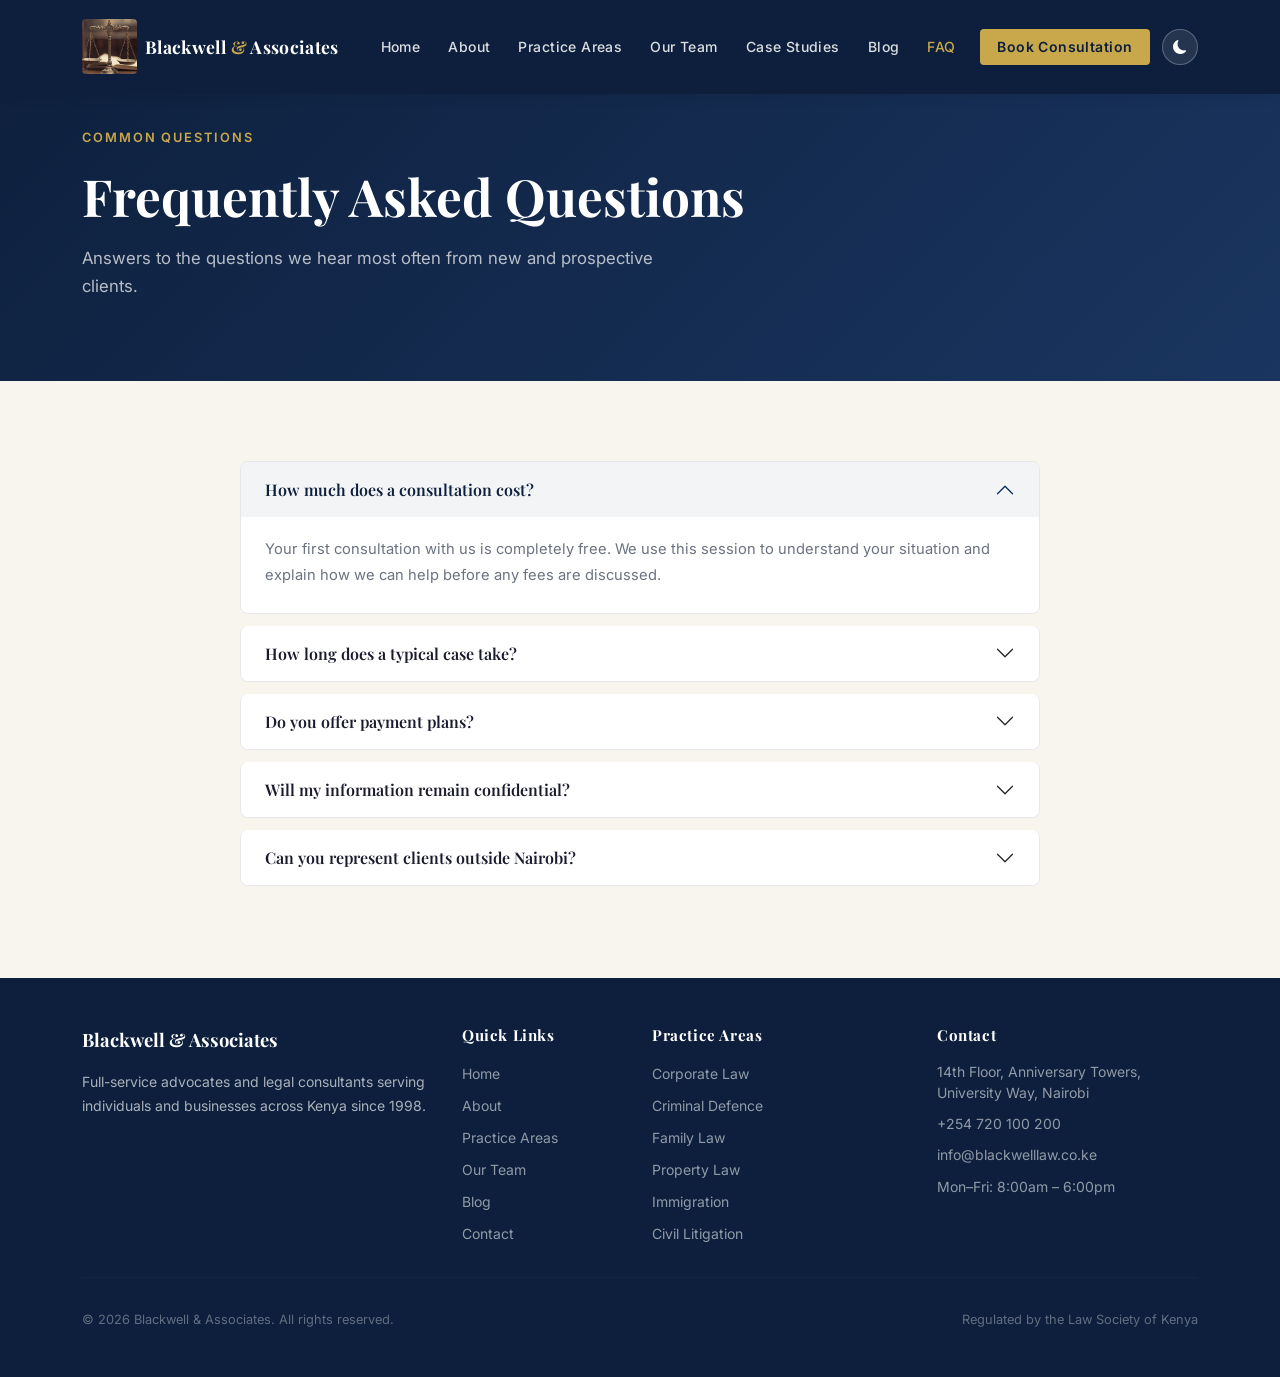
<file: faq.html>
<!DOCTYPE html>
<html lang="en">
<head>
    <meta charset="UTF-8">
    <meta name="viewport" content="width=device-width, initial-scale=1.0">
    <title>FAQ | Blackwell & Associates</title>
    <link href="https://cdn.jsdelivr.net/npm/bootstrap@5.3.2/dist/css/bootstrap.min.css" rel="stylesheet"/>
    <link href="https://fonts.googleapis.com/css2?family=Playfair+Display:wght@400;600;700&family=Inter:wght@300;400;500;600&display=swap" rel="stylesheet"/>
    <link rel="stylesheet" href="https://cdn.jsdelivr.net/npm/bootstrap-icons@1.11.3/font/bootstrap-icons.min.css"/>
    <link rel="stylesheet" href="style.css"/>
</head>
<body>
<a href="#main-content" class="visually-hidden-focusable">Skip to main content</a>

<nav class="navbar navbar-expand-lg fixed-top" id="mainNav">
    <div class="container">
      <a class="navbar-brand" href="index.html">
        <img src="scale.jpg" alt="Blackwell & Associates scale logo" class="brand-icon-img">
        <span class="brand-name">Blackwell <span class="brand-amp">&</span> Associates</span>
      </a>
      <button class="navbar-toggler" type="button" data-bs-toggle="collapse" data-bs-target="#navMenu" aria-controls="navMenu" aria-expanded="false" aria-label="Toggle navigation">
        <span class="navbar-toggler-icon"></span>
      </button>
      <div class="collapse navbar-collapse" id="navMenu">
        <ul class="navbar-nav ms-auto align-items-lg-center gap-lg-1">
          <li class="nav-item"><a class="nav-link " href="index.html">Home</a></li>
          <li class="nav-item"><a class="nav-link " href="about.html">About</a></li>
          <li class="nav-item"><a class="nav-link " href="practice-areas.html">Practice Areas</a></li>
          <li class="nav-item"><a class="nav-link" href="team.html">Our Team</a></li>
          <li class="nav-item"><a class="nav-link" href="case-studies.html">Case Studies</a></li>
          <li class="nav-item"><a class="nav-link" href="blog.html">Blog</a></li>
          <li class="nav-item"><a class="nav-link active" href="faq.html">FAQ</a></li>
          <li class="nav-item ms-lg-2">
            <a class="nav-link btn-consult" href="contact.html">Book Consultation</a>
          </li>
          <li class="nav-item ms-lg-2">
            <button class="btn-theme-toggle" id="themeToggle" aria-label="Toggle dark and light mode" title="Toggle dark/light mode">
              <i class="bi bi-moon-fill" id="themeIcon"></i>
            </button>
          </li>
        </ul>
      </div>
    </div>
</nav>


<main id="main-content">
  <section class="page-header">
    <div class="container">
      <p class="hero-eyebrow">Common Questions</p>
      <h1 class="page-title">Frequently Asked Questions</h1>
      <p class="page-subtitle">Answers to the questions we hear most often from new and prospective clients.</p>
    </div>
  </section>

  <section class="section-practice-detail py-6">
  <div class="container">
    <div class="accordion" id="faqAccordion" style="max-width: 800px; margin: 0 auto;">

      <div class="accordion-item">
        <h3 class="accordion-header" id="faqHeading1">
          <button class="accordion-button" type="button" data-bs-toggle="collapse" data-bs-target="#faqCollapse1" aria-expanded="true" aria-controls="faqCollapse1">
            How much does a consultation cost?
          </button>
        </h3>
        <div id="faqCollapse1" class="accordion-collapse collapse show" aria-labelledby="faqHeading1" data-bs-parent="#faqAccordion">
          <div class="accordion-body">
            Your first consultation with us is completely free. We use this session to understand your situation and explain how we can help before any fees are discussed.
          </div>
        </div>
      </div>

      <div class="accordion-item">
        <h3 class="accordion-header" id="faqHeading2">
          <button class="accordion-button collapsed" type="button" data-bs-toggle="collapse" data-bs-target="#faqCollapse2" aria-expanded="false" aria-controls="faqCollapse2">
            How long does a typical case take?
          </button>
        </h3>
        <div id="faqCollapse2" class="accordion-collapse collapse" aria-labelledby="faqHeading2" data-bs-parent="#faqAccordion">
          <div class="accordion-body">
            This varies significantly by case type. Straightforward matters like property transfers can take a few weeks, while litigation may take several months to years depending on court schedules. We provide a realistic timeline estimate during your consultation.
          </div>
        </div>
      </div>

      <div class="accordion-item">
        <h3 class="accordion-header" id="faqHeading3">
          <button class="accordion-button collapsed" type="button" data-bs-toggle="collapse" data-bs-target="#faqCollapse3" aria-expanded="false" aria-controls="faqCollapse3">
            Do you offer payment plans?
          </button>
        </h3>
        <div id="faqCollapse3" class="accordion-collapse collapse" aria-labelledby="faqHeading3" data-bs-parent="#faqAccordion">
          <div class="accordion-body">
            Yes. We understand legal costs can be a burden, and we offer structured payment plans for many case types. Speak with us during your consultation to discuss options suited to your situation.
          </div>
        </div>
      </div>

      <div class="accordion-item">
        <h3 class="accordion-header" id="faqHeading4">
          <button class="accordion-button collapsed" type="button" data-bs-toggle="collapse" data-bs-target="#faqCollapse4" aria-expanded="false" aria-controls="faqCollapse4">
            Will my information remain confidential?
          </button>
        </h3>
        <div id="faqCollapse4" class="accordion-collapse collapse" aria-labelledby="faqHeading4" data-bs-parent="#faqAccordion">
          <div class="accordion-body">
            Absolutely. Attorney-client privilege protects everything you share with us. Your information will never be disclosed without your explicit consent, except where legally required.
          </div>
        </div>
      </div>

      <div class="accordion-item">
        <h3 class="accordion-header" id="faqHeading5">
          <button class="accordion-button collapsed" type="button" data-bs-toggle="collapse" data-bs-target="#faqCollapse5" aria-expanded="false" aria-controls="faqCollapse5">
            Can you represent clients outside Nairobi?
          </button>
        </h3>
        <div id="faqCollapse5" class="accordion-collapse collapse" aria-labelledby="faqHeading5" data-bs-parent="#faqAccordion">
          <div class="accordion-body">
            Yes, we represent clients across Kenya. For court appearances outside Nairobi, we coordinate with local counsel where necessary, but you will always be primarily represented by your assigned advocate.
          </div>
        </div>
      </div>

    </div>
  </div>
</section>
</main>

<footer class="site-footer py-5">
  <div class="container">
    <div class="row g-4">
      <div class="col-lg-4">
        <div class="footer-brand mb-3"> Blackwell & Associates</div>
        <p class="footer-about">Full-service advocates and legal consultants serving individuals and businesses across Kenya since 1998.</p>
        <div class="footer-socials mt-3">
          <a href="#" aria-label="LinkedIn"></a>
          <a href="#" aria-label="Twitter / X"></a>
          <a href="#" aria-label="Facebook"></a>
        </div>
      </div>
      <div class="col-sm-6 col-lg-2">
        <h6 class="footer-heading">Quick Links</h6>
        <ul class="footer-links">
          <li><a href="index.html">Home</a></li>
          <li><a href="about.html">About</a></li>
          <li><a href="practice-areas.html">Practice Areas</a></li>
          <li><a href="team.html">Our Team</a></li>
          <li><a href="blog.html">Blog</a></li>
          <li><a href="contact.html">Contact</a></li>
        </ul>
      </div>
      <div class="col-sm-6 col-lg-3">
        <h6 class="footer-heading">Practice Areas</h6>
        <ul class="footer-links">
          <li><a href="practice-areas.html">Corporate Law</a></li>
          <li><a href="practice-areas.html">Criminal Defence</a></li>
          <li><a href="practice-areas.html">Family Law</a></li>
          <li><a href="practice-areas.html">Property Law</a></li>
          <li><a href="practice-areas.html">Immigration</a></li>
          <li><a href="practice-areas.html">Civil Litigation</a></li>
        </ul>
      </div>
      <div class="col-lg-3">
        <h6 class="footer-heading">Contact</h6>
        <ul class="footer-contact">
          <li> 14th Floor, Anniversary Towers, University Way, Nairobi</li>
          <li> +254 720 100 200</li>
          <li> info@blackwelllaw.co.ke</li>
          <li> Mon–Fri: 8:00am – 6:00pm</li>
        </ul>
      </div>
    </div>
    <hr class="footer-divider mt-4"/>
    <div class="footer-bottom d-flex flex-wrap justify-content-between align-items-center pt-3">
      <p class="mb-0">© 2026 Blackwell & Associates. All rights reserved.</p>
      <p class="mb-0">Regulated by the Law Society of Kenya</p>
    </div>
  </div>
</footer>

<script src="https://cdn.jsdelivr.net/npm/bootstrap@5.3.2/dist/js/bootstrap.bundle.min.js"></script>
<script src="main.js"></script>
</body>
</html>
</file>
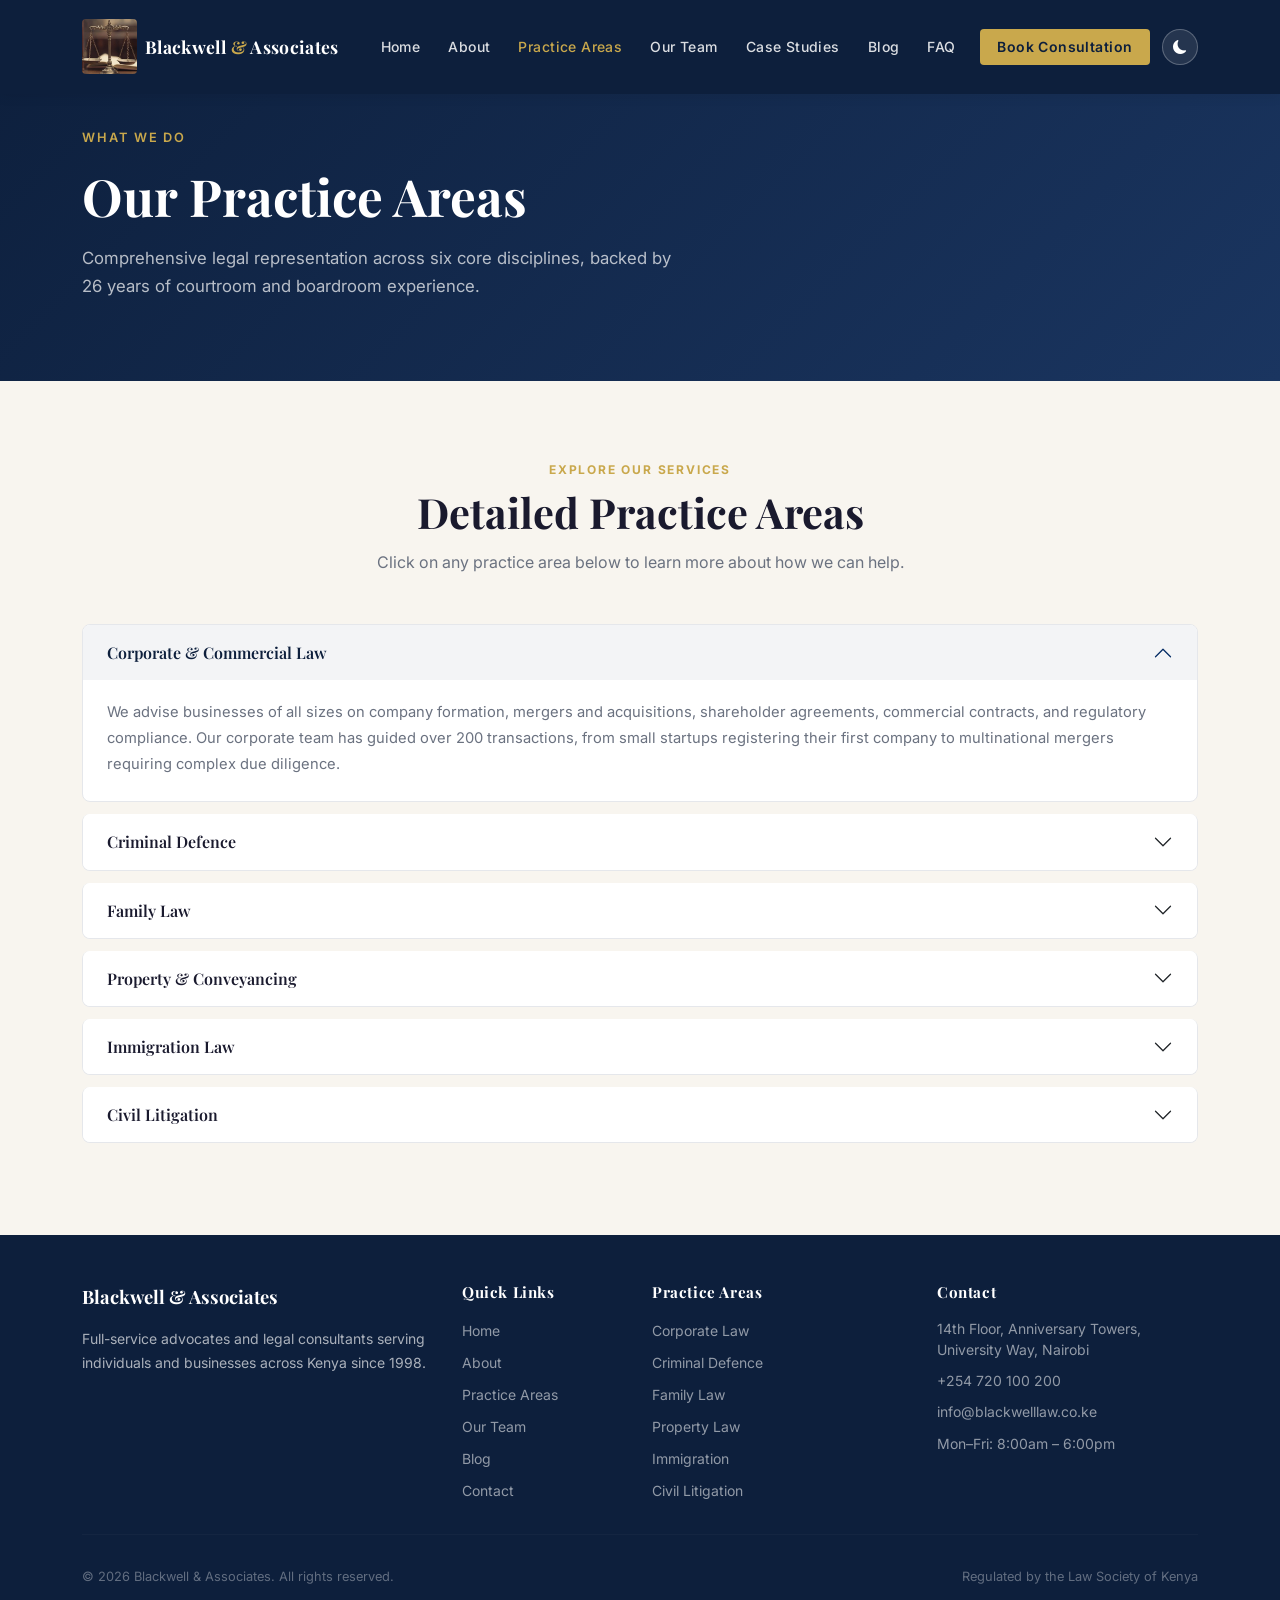
<file: practice-areas.html>
<!DOCTYPE html>
<html lang="en">
<head>
    <meta charset="UTF-8">
    <meta name="viewport" content="width=device-width, initial-scale=1.0">
    <title>Practice Areas | Blackwell & Associates</title>
    <link href="https://cdn.jsdelivr.net/npm/bootstrap@5.3.2/dist/css/bootstrap.min.css" rel="stylesheet"/>
    <link href="https://fonts.googleapis.com/css2?family=Playfair+Display:wght@400;600;700&family=Inter:wght@300;400;500;600&display=swap" rel="stylesheet"/>
    <link rel="stylesheet" href="https://cdn.jsdelivr.net/npm/bootstrap-icons@1.11.3/font/bootstrap-icons.min.css"/>
    <link rel="stylesheet" href="style.css"/>
</head>
<body>
<a href="#main-content" class="visually-hidden-focusable">Skip to main content</a>

<nav class="navbar navbar-expand-lg fixed-top" id="mainNav">
    <div class="container">
      <a class="navbar-brand" href="index.html">
        <img src="scale.jpg" alt="Blackwell & Associates scale logo" class="brand-icon-img">
        <span class="brand-name">Blackwell <span class="brand-amp">&</span> Associates</span>
      </a>
      <button class="navbar-toggler" type="button" data-bs-toggle="collapse" data-bs-target="#navMenu" aria-controls="navMenu" aria-expanded="false" aria-label="Toggle navigation">
        <span class="navbar-toggler-icon"></span>
      </button>
      <div class="collapse navbar-collapse" id="navMenu">
        <ul class="navbar-nav ms-auto align-items-lg-center gap-lg-1">
          <li class="nav-item"><a class="nav-link " href="index.html">Home</a></li>
          <li class="nav-item"><a class="nav-link " href="about.html">About</a></li>
          <li class="nav-item"><a class="nav-link active" href="practice-areas.html">Practice Areas</a></li>
          <li class="nav-item"><a class="nav-link" href="team.html">Our Team</a></li>
          <li class="nav-item"><a class="nav-link" href="case-studies.html">Case Studies</a></li>
          <li class="nav-item"><a class="nav-link" href="blog.html">Blog</a></li>
          <li class="nav-item"><a class="nav-link" href="faq.html">FAQ</a></li>
          <li class="nav-item ms-lg-2">
            <a class="nav-link btn-consult" href="contact.html">Book Consultation</a>
          </li>
          <li class="nav-item ms-lg-2">
            <button class="btn-theme-toggle" id="themeToggle" aria-label="Toggle dark and light mode" title="Toggle dark/light mode">
              <i class="bi bi-moon-fill" id="themeIcon"></i>
            </button>
          </li>
        </ul>
      </div>
    </div>
</nav>

<main id="main-content">
  
    <section class="page-header">
  <div class="container">
    <p class="hero-eyebrow">What We Do</p>
    <h1 class="page-title">Our Practice Areas</h1>
    <p class="page-subtitle">Comprehensive legal representation across six core disciplines, backed by 26 years of courtroom and boardroom experience.</p>
  </div>
</section>

  <section class="section-practice-detail py-6">
  <div class="container">
    <div class="section-header text-center mb-5">
      <p class="section-eyebrow">Explore Our Services</p>
      <h2 class="section-title">Detailed Practice Areas</h2>
      <p class="section-sub">Click on any practice area below to learn more about how we can help.</p>
    </div>

    <div class="accordion" id="practiceAccordion">

      <div class="accordion-item">
        <h3 class="accordion-header" id="heading1">
          <button class="accordion-button" type="button" data-bs-toggle="collapse" data-bs-target="#collapse1" aria-expanded="true" aria-controls="collapse1">
            Corporate & Commercial Law
          </button>
        </h3>
        <div id="collapse1" class="accordion-collapse collapse show" aria-labelledby="heading1" data-bs-parent="#practiceAccordion">
          <div class="accordion-body">
            We advise businesses of all sizes on company formation, mergers and acquisitions, shareholder agreements, commercial contracts, and regulatory compliance. Our corporate team has guided over 200 transactions, from small startups registering their first company to multinational mergers requiring complex due diligence.
          </div>
        </div>
      </div>

      <div class="accordion-item">
        <h3 class="accordion-header" id="heading2">
          <button class="accordion-button collapsed" type="button" data-bs-toggle="collapse" data-bs-target="#collapse2" aria-expanded="false" aria-controls="collapse2">
            Criminal Defence
          </button>
        </h3>
        <div id="collapse2" class="accordion-collapse collapse" aria-labelledby="heading2" data-bs-parent="#practiceAccordion">
          <div class="accordion-body">
            From the moment of arrest through trial and appeal, our criminal defence advocates protect your constitutional rights. We handle cases ranging from minor offences to serious felonies, always with a focus on securing the fairest possible outcome for our clients.
          </div>
        </div>
      </div>

      <div class="accordion-item">
        <h3 class="accordion-header" id="heading3">
          <button class="accordion-button collapsed" type="button" data-bs-toggle="collapse" data-bs-target="#collapse3" aria-expanded="false" aria-controls="collapse3">
             Family Law
          </button>
        </h3>
        <div id="collapse3" class="accordion-collapse collapse" aria-labelledby="heading3" data-bs-parent="#practiceAccordion">
          <div class="accordion-body">
            Divorce, child custody, adoption, and matrimonial property disputes are handled with both legal precision and personal sensitivity. We understand these cases affect real families, and we work to find resolutions that protect our clients' long-term wellbeing.
          </div>
        </div>
      </div>

      <div class="accordion-item">
        <h3 class="accordion-header" id="heading4">
          <button class="accordion-button collapsed" type="button" data-bs-toggle="collapse" data-bs-target="#collapse4" aria-expanded="false" aria-controls="collapse4">
            Property & Conveyancing
          </button>
        </h3>
        <div id="collapse4" class="accordion-collapse collapse" aria-labelledby="heading4" data-bs-parent="#practiceAccordion">
          <div class="accordion-body">
            We manage title searches, land transfers, lease agreements, and property disputes for both individuals and developers. Our team is well-versed in Kenya's land laws and works to ensure every transaction is secure and properly documented.
          </div>
        </div>
      </div>

      <div class="accordion-item">
        <h3 class="accordion-header" id="heading5">
          <button class="accordion-button collapsed" type="button" data-bs-toggle="collapse" data-bs-target="#collapse5" aria-expanded="false" aria-controls="collapse5">
             Immigration Law
          </button>
        </h3>
        <div id="collapse5" class="accordion-collapse collapse" aria-labelledby="heading5" data-bs-parent="#practiceAccordion">
          <div class="accordion-body">
            Work permits, residency applications, citizenship matters, and immigration appeals are handled efficiently by our dedicated immigration team, helping individuals and businesses navigate Kenya's immigration regulations with confidence.
          </div>
        </div>
      </div>

      <div class="accordion-item">
        <h3 class="accordion-header" id="heading6">
          <button class="accordion-button collapsed" type="button" data-bs-toggle="collapse" data-bs-target="#collapse6" aria-expanded="false" aria-controls="collapse6">
             Civil Litigation
          </button>
        </h3>
        <div id="collapse6" class="accordion-collapse collapse" aria-labelledby="heading6" data-bs-parent="#practiceAccordion">
          <div class="accordion-body">
            We represent clients in contract disputes, tort claims, and other civil matters, pursuing resolution through both courtroom litigation and alternative dispute resolution where appropriate, always with a clear strategy aligned to the client's goals.
          </div>
        </div>
      </div>

    </div>
  </div>
</section>
</main>

<footer class="site-footer py-5">
  <div class="container">
    <div class="row g-4">
      <div class="col-lg-4">
        <div class="footer-brand mb-3"> Blackwell & Associates</div>
        <p class="footer-about">Full-service advocates and legal consultants serving individuals and businesses across Kenya since 1998.</p>
        <div class="footer-socials mt-3">
          <a href="#" aria-label="LinkedIn"></a>
          <a href="#" aria-label="Twitter / X"></a>
          <a href="#" aria-label="Facebook"></a>
        </div>
      </div>
      <div class="col-sm-6 col-lg-2">
        <h6 class="footer-heading">Quick Links</h6>
        <ul class="footer-links">
          <li><a href="index.html">Home</a></li>
          <li><a href="about.html">About</a></li>
          <li><a href="practice-areas.html">Practice Areas</a></li>
          <li><a href="team.html">Our Team</a></li>
          <li><a href="blog.html">Blog</a></li>
          <li><a href="contact.html">Contact</a></li>
        </ul>
      </div>
      <div class="col-sm-6 col-lg-3">
        <h6 class="footer-heading">Practice Areas</h6>
        <ul class="footer-links">
          <li><a href="practice-areas.html">Corporate Law</a></li>
          <li><a href="practice-areas.html">Criminal Defence</a></li>
          <li><a href="practice-areas.html">Family Law</a></li>
          <li><a href="practice-areas.html">Property Law</a></li>
          <li><a href="practice-areas.html">Immigration</a></li>
          <li><a href="practice-areas.html">Civil Litigation</a></li>
        </ul>
      </div>
      <div class="col-lg-3">
        <h6 class="footer-heading">Contact</h6>
        <ul class="footer-contact">
          <li> 14th Floor, Anniversary Towers, University Way, Nairobi</li>
          <li> +254 720 100 200</li>
          <li> info@blackwelllaw.co.ke</li>
          <li> Mon–Fri: 8:00am – 6:00pm</li>
        </ul>
      </div>
    </div>
    <hr class="footer-divider mt-4"/>
    <div class="footer-bottom d-flex flex-wrap justify-content-between align-items-center pt-3">
      <p class="mb-0">© 2026 Blackwell & Associates. All rights reserved.</p>
      <p class="mb-0">Regulated by the Law Society of Kenya</p>
    </div>
  </div>
</footer>


<script src="https://cdn.jsdelivr.net/npm/bootstrap@5.3.2/dist/js/bootstrap.bundle.min.js"></script>
<script src="main.js"></script>
</body>
</html>
</file>
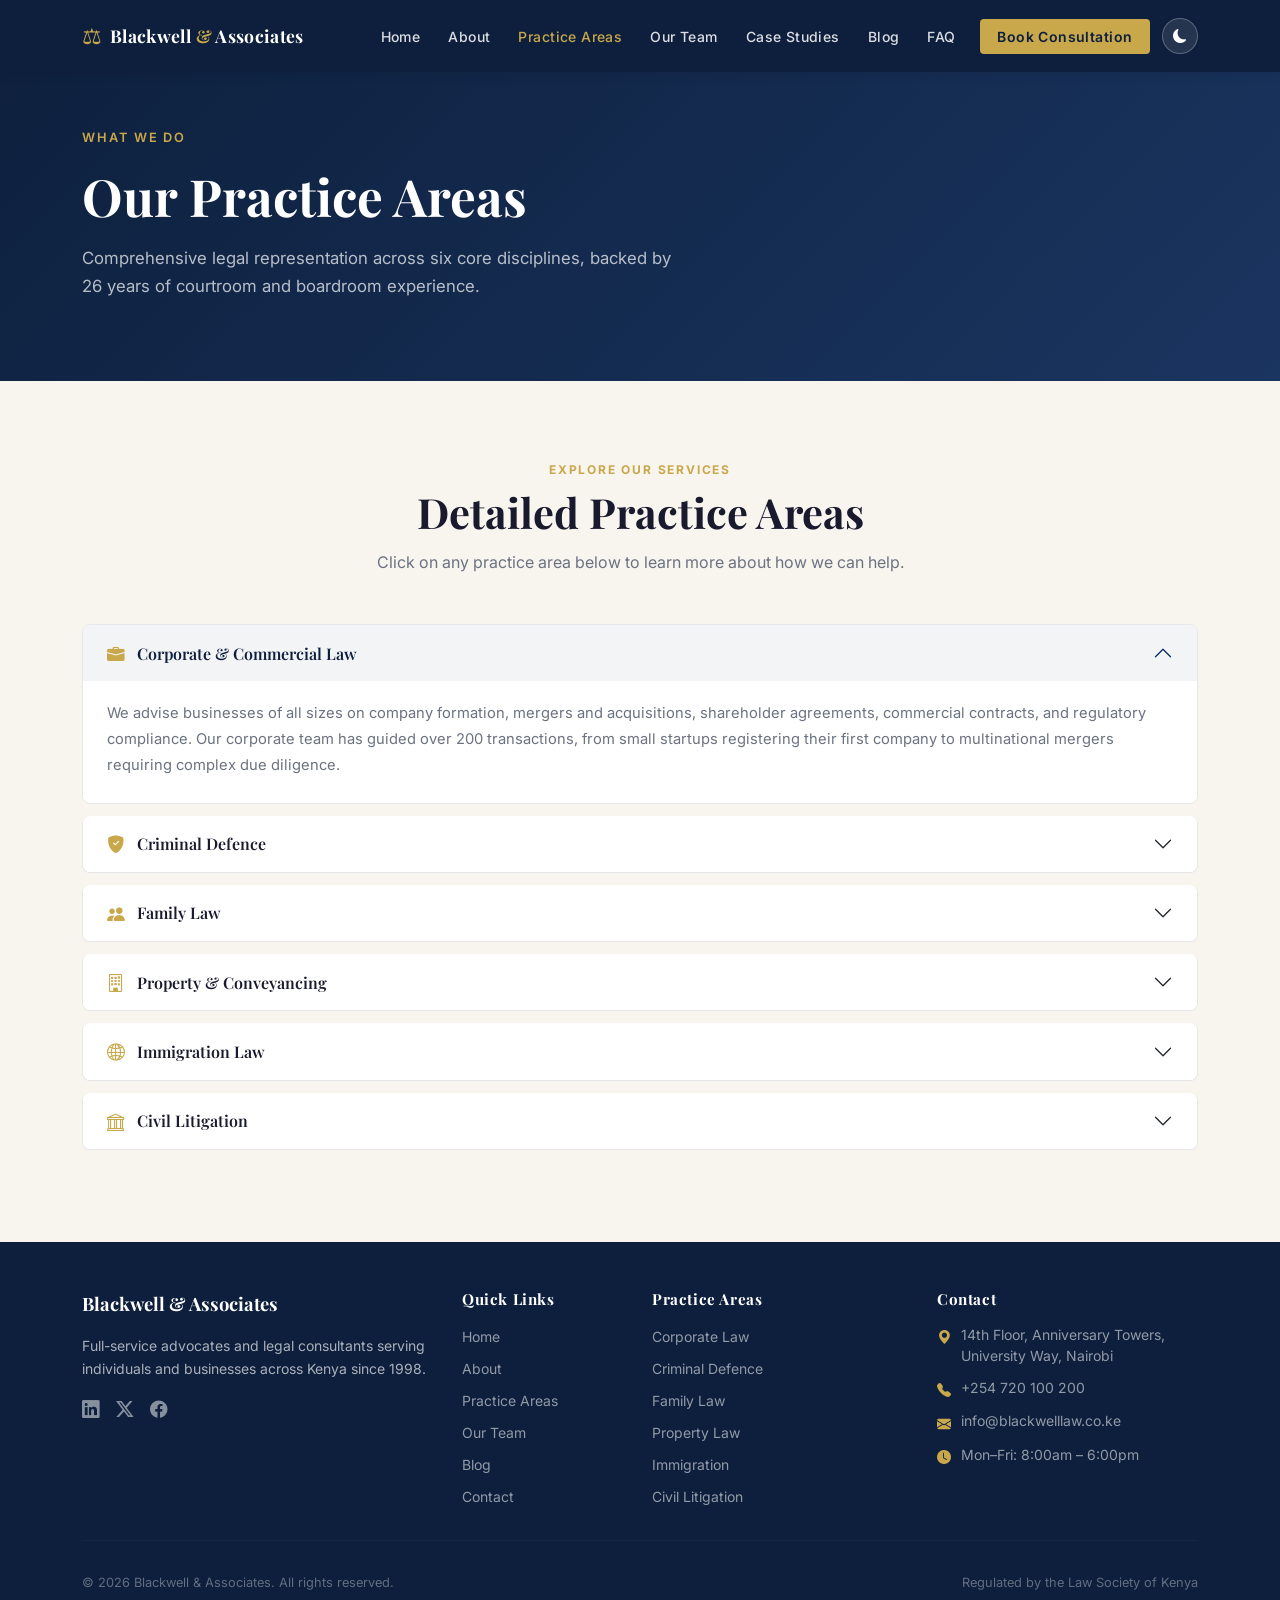
<file: practicearea.html>
<!DOCTYPE html>
<html lang="en">
<head>
    <meta charset="UTF-8">
    <meta name="viewport" content="width=device-width, initial-scale=1.0">
    <title>Practice Areas | Blackwell & Associates</title>
    <link href="https://cdn.jsdelivr.net/npm/bootstrap@5.3.2/dist/css/bootstrap.min.css" rel="stylesheet"/>
    <link href="https://fonts.googleapis.com/css2?family=Playfair+Display:wght@400;600;700&family=Inter:wght@300;400;500;600&display=swap" rel="stylesheet"/>
    <link rel="stylesheet" href="https://cdn.jsdelivr.net/npm/bootstrap-icons@1.11.3/font/bootstrap-icons.min.css"/>
    <link rel="stylesheet" href="style.css"/>
</head>
<body>
<a href="#main-content" class="visually-hidden-focusable">Skip to main content</a>

<nav class="navbar navbar-expand-lg fixed-top" id="mainNav">
    <div class="container">
      <a class="navbar-brand" href="index.html">
        <span class="brand-icon">⚖</span>
        <span class="brand-name">Blackwell <span class="brand-amp">&</span> Associates</span>
      </a>
      <button class="navbar-toggler" type="button" data-bs-toggle="collapse" data-bs-target="#navMenu" aria-controls="navMenu" aria-expanded="false" aria-label="Toggle navigation">
        <span class="navbar-toggler-icon"></span>
      </button>
      <div class="collapse navbar-collapse" id="navMenu">
        <ul class="navbar-nav ms-auto align-items-lg-center gap-lg-1">
          <li class="nav-item"><a class="nav-link " href="index.html">Home</a></li>
          <li class="nav-item"><a class="nav-link " href="about.html">About</a></li>
          <li class="nav-item"><a class="nav-link active" href="practice-areas.html">Practice Areas</a></li>
          <li class="nav-item"><a class="nav-link" href="team.html">Our Team</a></li>
          <li class="nav-item"><a class="nav-link" href="case-studies.html">Case Studies</a></li>
          <li class="nav-item"><a class="nav-link" href="blog.html">Blog</a></li>
          <li class="nav-item"><a class="nav-link" href="faq.html">FAQ</a></li>
          <li class="nav-item ms-lg-2">
            <a class="nav-link btn-consult" href="contact.html">Book Consultation</a>
          </li>
          <li class="nav-item ms-lg-2">
            <button class="btn-theme-toggle" id="themeToggle" aria-label="Toggle dark and light mode" title="Toggle dark/light mode">
              <i class="bi bi-moon-fill" id="themeIcon"></i>
            </button>
          </li>
        </ul>
      </div>
    </div>
</nav>

<main id="main-content">
  
    <section class="page-header">
  <div class="container">
    <p class="hero-eyebrow">What We Do</p>
    <h1 class="page-title">Our Practice Areas</h1>
    <p class="page-subtitle">Comprehensive legal representation across six core disciplines, backed by 26 years of courtroom and boardroom experience.</p>
  </div>
</section>

  <section class="section-practice-detail py-6">
  <div class="container">
    <div class="section-header text-center mb-5">
      <p class="section-eyebrow">Explore Our Services</p>
      <h2 class="section-title">Detailed Practice Areas</h2>
      <p class="section-sub">Click on any practice area below to learn more about how we can help.</p>
    </div>

    <div class="accordion" id="practiceAccordion">

      <div class="accordion-item">
        <h3 class="accordion-header" id="heading1">
          <button class="accordion-button" type="button" data-bs-toggle="collapse" data-bs-target="#collapse1" aria-expanded="true" aria-controls="collapse1">
            <i class="bi bi-briefcase-fill accordion-icon" aria-hidden="true"></i> Corporate & Commercial Law
          </button>
        </h3>
        <div id="collapse1" class="accordion-collapse collapse show" aria-labelledby="heading1" data-bs-parent="#practiceAccordion">
          <div class="accordion-body">
            We advise businesses of all sizes on company formation, mergers and acquisitions, shareholder agreements, commercial contracts, and regulatory compliance. Our corporate team has guided over 200 transactions, from small startups registering their first company to multinational mergers requiring complex due diligence.
          </div>
        </div>
      </div>

      <div class="accordion-item">
        <h3 class="accordion-header" id="heading2">
          <button class="accordion-button collapsed" type="button" data-bs-toggle="collapse" data-bs-target="#collapse2" aria-expanded="false" aria-controls="collapse2">
            <i class="bi bi-shield-fill-check accordion-icon" aria-hidden="true"></i> Criminal Defence
          </button>
        </h3>
        <div id="collapse2" class="accordion-collapse collapse" aria-labelledby="heading2" data-bs-parent="#practiceAccordion">
          <div class="accordion-body">
            From the moment of arrest through trial and appeal, our criminal defence advocates protect your constitutional rights. We handle cases ranging from minor offences to serious felonies, always with a focus on securing the fairest possible outcome for our clients.
          </div>
        </div>
      </div>

      <div class="accordion-item">
        <h3 class="accordion-header" id="heading3">
          <button class="accordion-button collapsed" type="button" data-bs-toggle="collapse" data-bs-target="#collapse3" aria-expanded="false" aria-controls="collapse3">
            <i class="bi bi-people-fill accordion-icon" aria-hidden="true"></i> Family Law
          </button>
        </h3>
        <div id="collapse3" class="accordion-collapse collapse" aria-labelledby="heading3" data-bs-parent="#practiceAccordion">
          <div class="accordion-body">
            Divorce, child custody, adoption, and matrimonial property disputes are handled with both legal precision and personal sensitivity. We understand these cases affect real families, and we work to find resolutions that protect our clients' long-term wellbeing.
          </div>
        </div>
      </div>

      <div class="accordion-item">
        <h3 class="accordion-header" id="heading4">
          <button class="accordion-button collapsed" type="button" data-bs-toggle="collapse" data-bs-target="#collapse4" aria-expanded="false" aria-controls="collapse4">
            <i class="bi bi-building accordion-icon" aria-hidden="true"></i> Property & Conveyancing
          </button>
        </h3>
        <div id="collapse4" class="accordion-collapse collapse" aria-labelledby="heading4" data-bs-parent="#practiceAccordion">
          <div class="accordion-body">
            We manage title searches, land transfers, lease agreements, and property disputes for both individuals and developers. Our team is well-versed in Kenya's land laws and works to ensure every transaction is secure and properly documented.
          </div>
        </div>
      </div>

      <div class="accordion-item">
        <h3 class="accordion-header" id="heading5">
          <button class="accordion-button collapsed" type="button" data-bs-toggle="collapse" data-bs-target="#collapse5" aria-expanded="false" aria-controls="collapse5">
            <i class="bi bi-globe2 accordion-icon" aria-hidden="true"></i> Immigration Law
          </button>
        </h3>
        <div id="collapse5" class="accordion-collapse collapse" aria-labelledby="heading5" data-bs-parent="#practiceAccordion">
          <div class="accordion-body">
            Work permits, residency applications, citizenship matters, and immigration appeals are handled efficiently by our dedicated immigration team, helping individuals and businesses navigate Kenya's immigration regulations with confidence.
          </div>
        </div>
      </div>

      <div class="accordion-item">
        <h3 class="accordion-header" id="heading6">
          <button class="accordion-button collapsed" type="button" data-bs-toggle="collapse" data-bs-target="#collapse6" aria-expanded="false" aria-controls="collapse6">
            <i class="bi bi-bank accordion-icon" aria-hidden="true"></i> Civil Litigation
          </button>
        </h3>
        <div id="collapse6" class="accordion-collapse collapse" aria-labelledby="heading6" data-bs-parent="#practiceAccordion">
          <div class="accordion-body">
            We represent clients in contract disputes, tort claims, and other civil matters, pursuing resolution through both courtroom litigation and alternative dispute resolution where appropriate, always with a clear strategy aligned to the client's goals.
          </div>
        </div>
      </div>

    </div>
  </div>
</section>
</main>

<footer class="site-footer py-5">
  <div class="container">
    <div class="row g-4">
      <div class="col-lg-4">
        <div class="footer-brand mb-3"> Blackwell & Associates</div>
        <p class="footer-about">Full-service advocates and legal consultants serving individuals and businesses across Kenya since 1998.</p>
        <div class="footer-socials mt-3">
          <a href="#" aria-label="LinkedIn"><i class="bi bi-linkedin" aria-hidden="true"></i></a>
          <a href="#" aria-label="Twitter / X"><i class="bi bi-twitter-x" aria-hidden="true"></i></a>
          <a href="#" aria-label="Facebook"><i class="bi bi-facebook" aria-hidden="true"></i></a>
        </div>
      </div>
      <div class="col-sm-6 col-lg-2">
        <h6 class="footer-heading">Quick Links</h6>
        <ul class="footer-links">
          <li><a href="index.html">Home</a></li>
          <li><a href="about.html">About</a></li>
          <li><a href="practice-areas.html">Practice Areas</a></li>
          <li><a href="team.html">Our Team</a></li>
          <li><a href="blog.html">Blog</a></li>
          <li><a href="contact.html">Contact</a></li>
        </ul>
      </div>
      <div class="col-sm-6 col-lg-3">
        <h6 class="footer-heading">Practice Areas</h6>
        <ul class="footer-links">
          <li><a href="practice-areas.html">Corporate Law</a></li>
          <li><a href="practice-areas.html">Criminal Defence</a></li>
          <li><a href="practice-areas.html">Family Law</a></li>
          <li><a href="practice-areas.html">Property Law</a></li>
          <li><a href="practice-areas.html">Immigration</a></li>
          <li><a href="practice-areas.html">Civil Litigation</a></li>
        </ul>
      </div>
      <div class="col-lg-3">
        <h6 class="footer-heading">Contact</h6>
        <ul class="footer-contact">
          <li><i class="bi bi-geo-alt-fill" aria-hidden="true"></i> 14th Floor, Anniversary Towers, University Way, Nairobi</li>
          <li><i class="bi bi-telephone-fill" aria-hidden="true"></i> +254 720 100 200</li>
          <li><i class="bi bi-envelope-fill" aria-hidden="true"></i> info@blackwelllaw.co.ke</li>
          <li><i class="bi bi-clock-fill" aria-hidden="true"></i> Mon–Fri: 8:00am – 6:00pm</li>
        </ul>
      </div>
    </div>
    <hr class="footer-divider mt-4"/>
    <div class="footer-bottom d-flex flex-wrap justify-content-between align-items-center pt-3">
      <p class="mb-0">© 2026 Blackwell & Associates. All rights reserved.</p>
      <p class="mb-0">Regulated by the Law Society of Kenya</p>
    </div>
  </div>
</footer>


<script src="https://cdn.jsdelivr.net/npm/bootstrap@5.3.2/dist/js/bootstrap.bundle.min.js"></script>
<script src="main.js"></script>
</body>
</html>
</file>
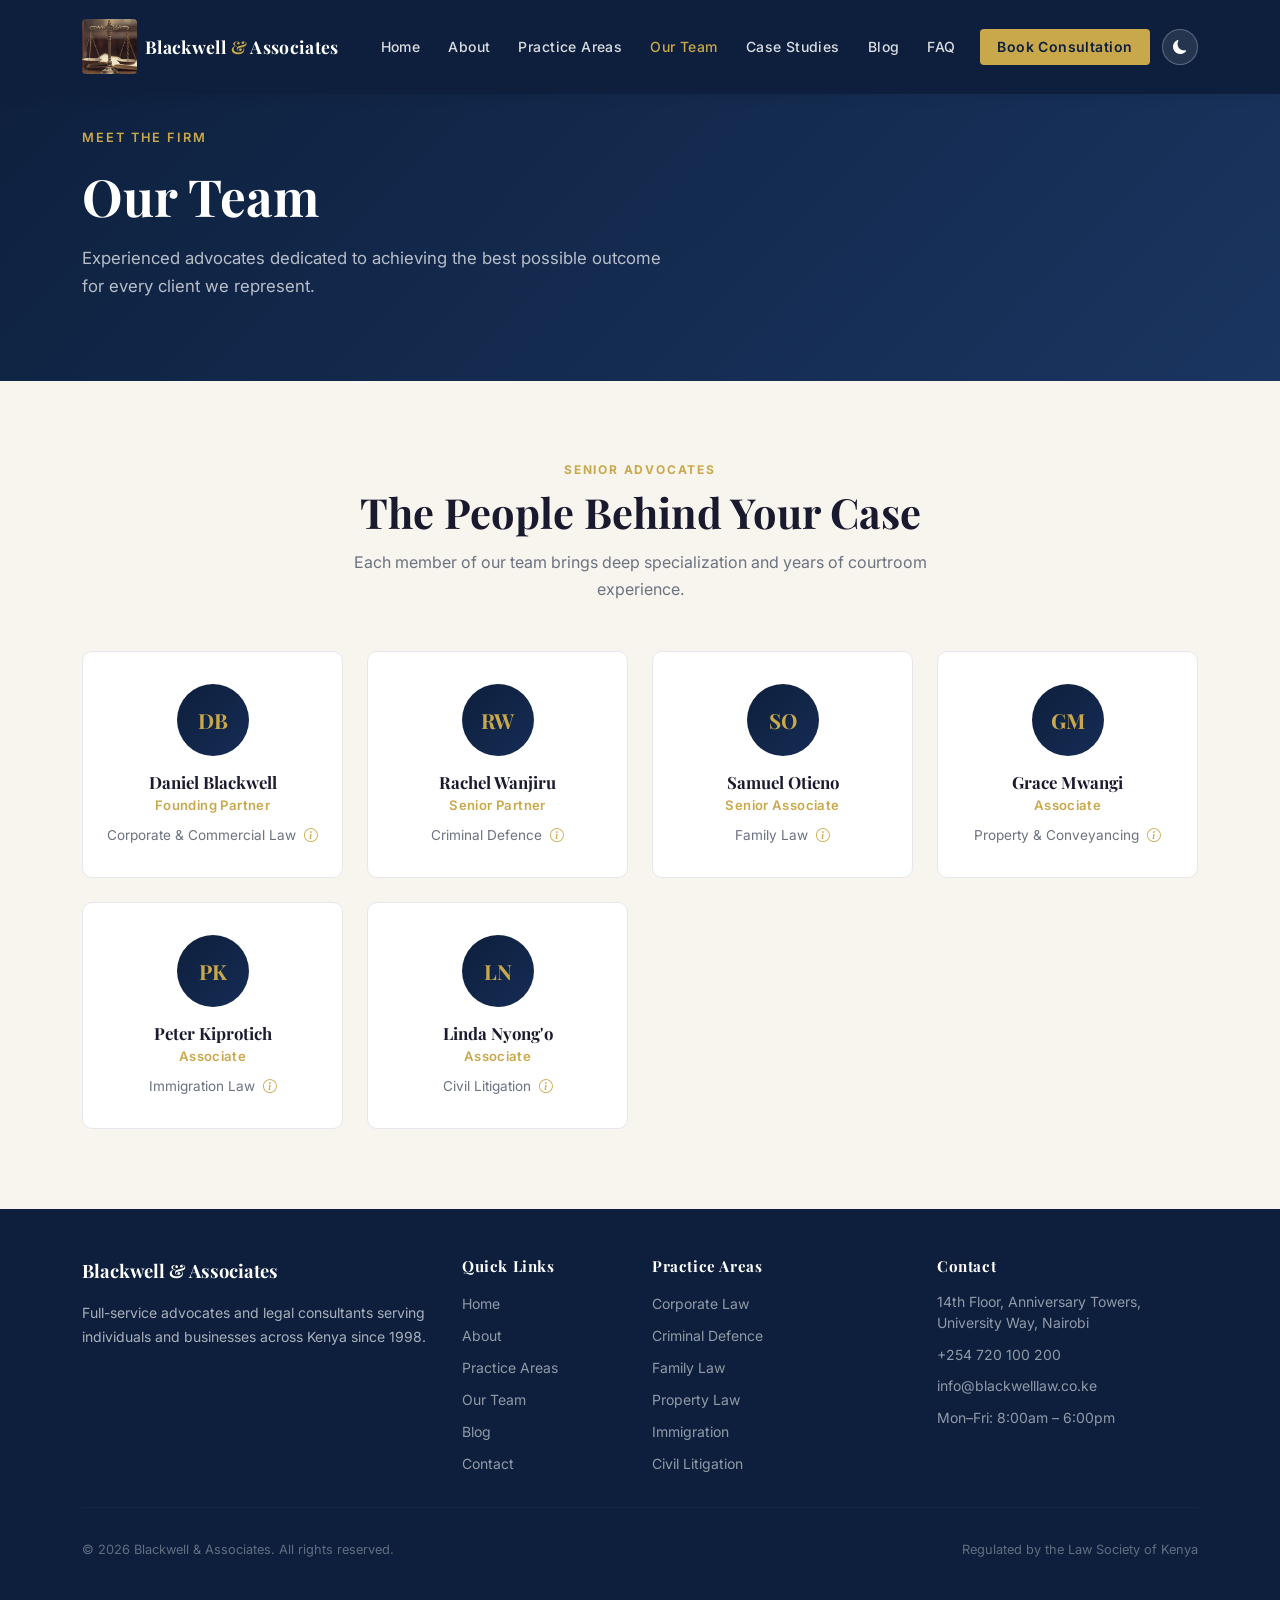
<file: team.html>
<!DOCTYPE html>
<html lang="en">
<head>
    <meta charset="UTF-8">
    <meta name="viewport" content="width=device-width, initial-scale=1.0">
    <title>Our Team | Blackwell & Associates</title>
    <link href="https://cdn.jsdelivr.net/npm/bootstrap@5.3.2/dist/css/bootstrap.min.css" rel="stylesheet"/>
    <link href="https://fonts.googleapis.com/css2?family=Playfair+Display:wght@400;600;700&family=Inter:wght@300;400;500;600&display=swap" rel="stylesheet"/>
    <link rel="stylesheet" href="https://cdn.jsdelivr.net/npm/bootstrap-icons@1.11.3/font/bootstrap-icons.min.css"/>
    <link rel="stylesheet" href="style.css"/>
</head>
<body>
<a href="#main-content" class="visually-hidden-focusable">Skip to main content</a>

<nav class="navbar navbar-expand-lg fixed-top" id="mainNav">
    <div class="container">
      <a class="navbar-brand" href="index.html">
        <img src="scale.jpg" alt="Blackwell & Associates scale logo" class="brand-icon-img">
        <span class="brand-name">Blackwell <span class="brand-amp">&</span> Associates</span>
      </a>
      <button class="navbar-toggler" type="button" data-bs-toggle="collapse" data-bs-target="#navMenu" aria-controls="navMenu" aria-expanded="false" aria-label="Toggle navigation">
        <span class="navbar-toggler-icon"></span>
      </button>
      <div class="collapse navbar-collapse" id="navMenu">
        <ul class="navbar-nav ms-auto align-items-lg-center gap-lg-1">
          <li class="nav-item"><a class="nav-link " href="index.html">Home</a></li>
          <li class="nav-item"><a class="nav-link " href="about.html">About</a></li>
          <li class="nav-item"><a class="nav-link " href="practice-areas.html">Practice Areas</a></li>
          <li class="nav-item"><a class="nav-link active" href="team.html">Our Team</a></li>
          <li class="nav-item"><a class="nav-link" href="case-studies.html">Case Studies</a></li>
          <li class="nav-item"><a class="nav-link" href="blog.html">Blog</a></li>
          <li class="nav-item"><a class="nav-link" href="faq.html">FAQ</a></li>
          <li class="nav-item ms-lg-2">
            <a class="nav-link btn-consult" href="contact.html">Book Consultation</a>
          </li>
          <li class="nav-item ms-lg-2">
            <button class="btn-theme-toggle" id="themeToggle" aria-label="Toggle dark and light mode" title="Toggle dark/light mode">
              <i class="bi bi-moon-fill" id="themeIcon"></i>
            </button>
          </li>
        </ul>
      </div>
    </div>
</nav>

<main id="main-content">
  
    <section class="page-header">
  <div class="container">
    <p class="hero-eyebrow">Meet The Firm</p>
    <h1 class="page-title">Our Team</h1>
    <p class="page-subtitle">Experienced advocates dedicated to achieving the best possible outcome for every client we represent.</p>
  </div>
</section>

  <section class="section-team py-6">
  <div class="container">
    <div class="section-header text-center mb-5">
      <p class="section-eyebrow">Senior Advocates</p>
      <h2 class="section-title">The People Behind Your Case</h2>
      <p class="section-sub">Each member of our team brings deep specialization and years of courtroom experience.</p>
    </div>

    <div class="row g-4">

      <div class="col-md-6 col-lg-3">
        <div class="team-card">
          <div class="team-avatar">DB</div>
          <h5>Daniel Blackwell</h5>
          <p class="team-role">Founding Partner</p>
          <p class="team-specialty">
            Corporate & Commercial Law
            <i class="bi bi-info-circle ms-1" data-bs-toggle="tooltip" data-bs-placement="top" title="LLB Nairobi, LLM Corporate Law, 28 years experience" aria-label="More info about Daniel Blackwell"></i>
          </p>
        </div>
      </div>

      <div class="col-md-6 col-lg-3">
        <div class="team-card">
          <div class="team-avatar">RW</div>
          <h5>Rachel Wanjiru</h5>
          <p class="team-role">Senior Partner</p>
          <p class="team-specialty">
            Criminal Defence
            <i class="bi bi-info-circle ms-1" data-bs-toggle="tooltip" data-bs-placement="top" title="LLB Moi University, 19 years criminal trial experience" aria-label="More info about Rachel Wanjiru"></i>
          </p>
        </div>
      </div>

      <div class="col-md-6 col-lg-3">
        <div class="team-card">
          <div class="team-avatar">SO</div>
          <h5>Samuel Otieno</h5>
          <p class="team-role">Senior Associate</p>
          <p class="team-specialty">
            Family Law
            <i class="bi bi-info-circle ms-1" data-bs-toggle="tooltip" data-bs-placement="top" title="LLB UoN, Certified Mediator, 12 years experience" aria-label="More info about Samuel Otieno"></i>
          </p>
        </div>
      </div>

      <div class="col-md-6 col-lg-3">
        <div class="team-card">
          <div class="team-avatar">GM</div>
          <h5>Grace Mwangi</h5>
          <p class="team-role">Associate</p>
          <p class="team-specialty">
            Property & Conveyancing
            <i class="bi bi-info-circle ms-1" data-bs-toggle="tooltip" data-bs-placement="top" title="LLB Strathmore University, 7 years experience" aria-label="More info about Grace Mwangi"></i>
          </p>
        </div>
      </div>

      <div class="col-md-6 col-lg-3">
        <div class="team-card">
          <div class="team-avatar">PK</div>
          <h5>Peter Kiprotich</h5>
          <p class="team-role">Associate</p>
          <p class="team-specialty">
            Immigration Law
            <i class="bi bi-info-circle ms-1" data-bs-toggle="tooltip" data-bs-placement="top" title="LLB Kabarak University, 6 years experience" aria-label="More info about Peter Kiprotich"></i>
          </p>
        </div>
      </div>

      <div class="col-md-6 col-lg-3">
        <div class="team-card">
          <div class="team-avatar">LN</div>
          <h5>Linda Nyong'o</h5>
          <p class="team-role">Associate</p>
          <p class="team-specialty">
            Civil Litigation
            <i class="bi bi-info-circle ms-1" data-bs-toggle="tooltip" data-bs-placement="top" title="LLB Catholic University of East Africa, 5 years experience" aria-label="More info about Linda Nyong'o"></i>
          </p>
        </div>
      </div>

    </div>
  </div>
</section>
</main>

<footer class="site-footer py-5">
  <div class="container">
    <div class="row g-4">
      <div class="col-lg-4">
        <div class="footer-brand mb-3"> Blackwell & Associates</div>
        <p class="footer-about">Full-service advocates and legal consultants serving individuals and businesses across Kenya since 1998.</p>
        <div class="footer-socials mt-3">
          <a href="#" aria-label="LinkedIn"></a>
          <a href="#" aria-label="Twitter / X"></a>
          <a href="#" aria-label="Facebook"></a>
        </div>
      </div>
      <div class="col-sm-6 col-lg-2">
        <h6 class="footer-heading">Quick Links</h6>
        <ul class="footer-links">
          <li><a href="index.html">Home</a></li>
          <li><a href="about.html">About</a></li>
          <li><a href="practice-areas.html">Practice Areas</a></li>
          <li><a href="team.html">Our Team</a></li>
          <li><a href="blog.html">Blog</a></li>
          <li><a href="contact.html">Contact</a></li>
        </ul>
      </div>
      <div class="col-sm-6 col-lg-3">
        <h6 class="footer-heading">Practice Areas</h6>
        <ul class="footer-links">
          <li><a href="practice-areas.html">Corporate Law</a></li>
          <li><a href="practice-areas.html">Criminal Defence</a></li>
          <li><a href="practice-areas.html">Family Law</a></li>
          <li><a href="practice-areas.html">Property Law</a></li>
          <li><a href="practice-areas.html">Immigration</a></li>
          <li><a href="practice-areas.html">Civil Litigation</a></li>
        </ul>
      </div>
      <div class="col-lg-3">
        <h6 class="footer-heading">Contact</h6>
        <ul class="footer-contact">
          <li> 14th Floor, Anniversary Towers, University Way, Nairobi</li>
          <li> +254 720 100 200</li>
          <li> info@blackwelllaw.co.ke</li>
          <li> Mon–Fri: 8:00am – 6:00pm</li>
        </ul>
      </div>
    </div>
    <hr class="footer-divider mt-4"/>
    <div class="footer-bottom d-flex flex-wrap justify-content-between align-items-center pt-3">
      <p class="mb-0">© 2026 Blackwell & Associates. All rights reserved.</p>
      <p class="mb-0">Regulated by the Law Society of Kenya</p>
    </div>
  </div>
</footer>

<script src="https://cdn.jsdelivr.net/npm/bootstrap@5.3.2/dist/js/bootstrap.bundle.min.js"></script>
<script src="main.js"></script>
</body>
</html>
</file>
<file: style.css>
/* Blackwell & Associates - Stylesheet */

:root {
  --navy:       #0D1F3C;
  --navy-mid:   #162C55;
  --gold:       #C9A84C;
  --gold-light: #E2C46F;
  --cream:      #F8F5EF;
  --text-dark:  #1A1A2E;
  --text-muted: #6B7280;
  --white:      #FFFFFF;
  --card-bg:    #FFFFFF;
  --card-border:#E5E7EB;
  --section-alt:#F3F4F6;
  --footer-bg:  #0D1F3C;
  --nav-text:       rgba(255,255,255,0.85);
  --nav-text-hover: var(--gold);
  --nav-bg:         transparent;
  --nav-bg-scrolled: var(--navy);
}

[data-theme="dark"] {
  --cream:      #111827;
  --text-dark:  #F9FAFB;
  --text-muted: #9CA3AF;
  --white:      #1F2937;
  --card-bg:    #1F2937;
  --card-border:#374151;
  --section-alt:#1a2535;
  --footer-bg:  #060d1a;
  --nav-text:       rgba(255,255,255,0.85);
  --nav-bg:         transparent;
  --nav-bg-scrolled: var(--navy);
}

*, *::before, *::after { box-sizing: border-box; }
html { scroll-behavior: smooth; }

body {
  font-family: 'Inter', sans-serif;
  background-color: var(--cream);
  color: var(--text-dark);
  transition: background-color 0.3s, color 0.3s;
}

h1, h2, h3, h4, h5, h6 {
  font-family: 'Playfair Display', serif;
  color: var(--text-dark);
}

.py-6 { padding-top: 5rem; padding-bottom: 5rem; }

#mainNav {
 background-color: var(--navy);
  padding: 0.9rem 0;
  box-shadow: 0 2px 12px rgba(0,0,0,0.08);
}
#mainNav.scrolled {
  background-color: var(--navy);
  box-shadow: 0 2px 20px rgba(0,0,0,0.3);
  padding: 0.7rem 0;
}
.navbar-brand { display: flex; align-items: center; gap: 0.5rem; text-decoration: none; }
.brand-icon { font-size: 1.4rem; color: var(--gold); }
.brand-name { font-family: 'Playfair Display', serif; font-size: 1.1rem; font-weight: 700; color: var(--white); letter-spacing: 0.02em; }
.brand-amp { color: var(--gold); }
.nav-link { color: rgba(255,255,255,0.85) !important; font-size: 0.875rem; font-weight: 500; letter-spacing: 0.03em; padding: 0.4rem 0.75rem !important; transition: color 0.2s; }
.nav-link:hover, .nav-link.active { color: var(--gold) !important; }
.btn-consult { background-color: var(--gold) !important; color: var(--navy) !important; font-weight: 600 !important; border-radius: 4px; padding: 0.45rem 1.1rem !important; transition: background-color 0.2s, transform 0.15s; }
.btn-consult:hover { background-color: var(--gold-light) !important; transform: translateY(-1px); }
.btn-theme-toggle { background: rgba(255,255,255,0.1); border: 1px solid rgba(255,255,255,0.25); color: var(--white); border-radius: 50%; width: 36px; height: 36px; display: flex; align-items: center; justify-content: center; cursor: pointer; transition: background 0.2s; font-size: 0.875rem; }
.btn-theme-toggle:hover { background: rgba(201,168,76,0.3); color: var(--gold); }
.navbar-toggler { border-color: rgba(255,255,255,0.4); }
.navbar-toggler-icon { filter: invert(1); }

.hero-section {
  position: relative;
  background: linear-gradient(135deg, var(--navy) 0%, #1a3560 60%, #0a1628 100%);
  min-height: 100vh;
  overflow: hidden;
}

.hero-bg-overlay {
  position: absolute;
  inset: 0;
  background: radial-gradient(ellipse at 70% 50%, rgba(201,168,76,0.08) 0%, transparent 60%);
  pointer-events: none;
}

.hero-content { position: relative; z-index: 2; }

.hero-eyebrow {
  font-size: 0.8rem;
  font-weight: 600;
  letter-spacing: 0.15em;
  text-transform: uppercase;
  color: var(--gold);
  margin-bottom: 1.2rem;
}

.hero-headline {
  font-size: clamp(3rem, 7vw, 5.5rem);
  font-weight: 700;
  line-height: 1.05;
  color: var(--white);
  margin-bottom: 1.5rem;
}

.headline-gold { color: var(--gold); }

.hero-sub {
  font-size: 1.05rem;
  color: rgba(255,255,255,0.75);
  line-height: 1.75;
  max-width: 520px;
  margin-bottom: 2rem;
}

.btn-primary-gold {
  background-color: var(--gold);
  color: var(--navy);
  font-weight: 700;
  font-size: 0.9rem;
  letter-spacing: 0.04em;
  border: none;
  border-radius: 4px;
  padding: 0.75rem 1.75rem;
  text-decoration: none;
  transition: background-color 0.2s, transform 0.15s;
  display: inline-block;
}
.btn-primary-gold:hover {
  background-color: var(--gold-light);
  color: var(--navy);
  transform: translateY(-2px);
}

.btn-outline-light-custom {
  background: transparent;
  color: var(--white);
  font-weight: 600;
  font-size: 0.9rem;
  border: 1.5px solid rgba(255,255,255,0.45);
  border-radius: 4px;
  padding: 0.75rem 1.75rem;
  text-decoration: none;
  transition: border-color 0.2s, color 0.2s;
  display: inline-block;
}
.btn-outline-light-custom:hover {
  border-color: var(--gold);
  color: var(--gold);
}

.hero-stat-card {
  background: rgba(255,255,255,0.06);
  border: 1px solid rgba(201,168,76,0.25);
  border-radius: 12px;
  padding: 2.5rem 2rem;
  backdrop-filter: blur(10px);
  display: flex;
  flex-direction: column;
  gap: 1.5rem;
  min-width: 220px;
}

.stat-item { display: flex; flex-direction: column; }

.stat-number {
  font-family: 'Playfair Display', serif;
  font-size: 2.4rem;
  font-weight: 700;
  color: var(--gold);
  line-height: 1;
}

.stat-label {
  font-size: 0.78rem;
  color: rgba(255,255,255,0.6);
  letter-spacing: 0.06em;
  text-transform: uppercase;
  margin-top: 0.3rem;
}

.stat-divider { height: 1px; background: rgba(201,168,76,0.2); }

.hero-scroll-hint {
  position: absolute;
  bottom: 2rem;
  left: 50%;
  transform: translateX(-50%);
  color: rgba(255,255,255,0.4);
  font-size: 1.4rem;
  animation: bounce 2s infinite;
  z-index: 2;
}

@keyframes bounce {
  0%, 100% { transform: translateX(-50%) translateY(0); }
  50% { transform: translateX(-50%) translateY(6px); }
}

.section-eyebrow {
  font-size: 0.75rem;
  font-weight: 700;
  letter-spacing: 0.15em;
  text-transform: uppercase;
  color: var(--gold);
  margin-bottom: 0.5rem;
}

.section-title {
  font-size: clamp(1.8rem, 3.5vw, 2.6rem);
  font-weight: 700;
  color: var(--text-dark);
  line-height: 1.2;
}

.section-sub {
  color: var(--text-muted);
  font-size: 1rem;
  max-width: 580px;
  margin: 0.75rem auto 0;
  line-height: 1.7;
}

.section-practice {
  background-color: var(--cream);
}

.practice-card {
  background: var(--card-bg);
  border: 1px solid var(--card-border);
  border-radius: 10px;
  padding: 2rem 1.75rem;
  height: 100%;
  transition: transform 0.25s, box-shadow 0.25s, border-color 0.25s;
}
.practice-card:hover {
  transform: translateY(-5px);
  box-shadow: 0 12px 32px rgba(13,31,60,0.1);
  border-color: var(--gold);
}

.practice-icon {
  font-size: 1.8rem;
  color: var(--gold);
  margin-bottom: 1rem;
}

.practice-card h4 {
  font-size: 1.1rem;
  font-weight: 700;
  margin-bottom: 0.6rem;
}

.practice-card p {
  font-size: 0.9rem;
  color: var(--text-muted);
  line-height: 1.65;
  margin-bottom: 1rem;
}

.practice-link {
  font-size: 0.85rem;
  font-weight: 600;
  color: var(--gold);
  text-decoration: none;
  letter-spacing: 0.03em;
}
.practice-link:hover { color: var(--gold-light); }

.section-why {
  background-color: var(--section-alt);
}

.why-card {
  background: var(--card-bg);
  border: 1px solid var(--card-border);
  border-radius: 10px;
  padding: 1.5rem;
  height: 100%;
  transition: box-shadow 0.2s;
}
.why-card:hover {
  box-shadow: 0 6px 20px rgba(13,31,60,0.08);
}

.why-icon {
  font-size: 1.5rem;
  color: var(--gold);
  margin-bottom: 0.75rem;
  display: block;
}

.why-card h5 {
  font-size: 1rem;
  font-weight: 700;
  margin-bottom: 0.4rem;
}

.why-card p {
  font-size: 0.875rem;
  color: var(--text-muted);
  line-height: 1.65;
  margin: 0;
}
.section-testimonials {
  background-color: var(--navy);
}
.section-testimonials .section-eyebrow { color: var(--gold); }
.section-testimonials .section-title { color: var(--white); }

.testimonial-card {
  max-width: 680px;
  text-align: center;
  padding: 2rem;
}

.stars {
  color: var(--gold);
  font-size: 1.2rem;
  letter-spacing: 0.1em;
}

.testimonial-quote {
  font-size: 1.1rem;
  color: rgba(255,255,255,0.85);
  line-height: 1.8;
  font-style: italic;
}

.testimonial-author {
  display: flex;
  align-items: center;
  justify-content: center;
  gap: 1rem;
}

.author-avatar {
  width: 48px;
  height: 48px;
  background: var(--gold);
  color: var(--navy);
  border-radius: 50%;
  display: flex;
  align-items: center;
  justify-content: center;
  font-weight: 700;
  font-size: 0.85rem;
  flex-shrink: 0;
}

.testimonial-author strong {
  display: block;
  color: var(--white);
  font-family: 'Playfair Display', serif;
}

.testimonial-author span {
  font-size: 0.8rem;
  color: rgba(255,255,255,0.5);
}

.carousel-btn {
  background: rgba(255,255,255,0.1);
  border: 1px solid rgba(255,255,255,0.25);
  color: var(--white);
  border-radius: 50%;
  width: 42px;
  height: 42px;
  display: inline-flex;
  align-items: center;
  justify-content: center;
  cursor: pointer;
  transition: background 0.2s;
}
.carousel-btn:hover {
  background: var(--gold);
  color: var(--navy);
  border-color: var(--gold);
}
.section-cta {
  background: linear-gradient(135deg, var(--navy-mid) 0%, var(--navy) 100%);
}

.cta-title {
  font-size: clamp(1.8rem, 3vw, 2.4rem);
  color: var(--white);
  font-weight: 700;
}

.cta-sub {
  color: rgba(255,255,255,0.7);
  font-size: 1rem;
}
.site-footer {
  background-color: var(--footer-bg);
  color: rgba(255,255,255,0.65);
}

.footer-brand {
  font-family: 'Playfair Display', serif;
  font-size: 1.15rem;
  color: var(--white);
  font-weight: 700;
}

.footer-about {
  font-size: 0.875rem;
  line-height: 1.7;
}

.footer-socials a {
  color: rgba(255,255,255,0.5);
  font-size: 1.1rem;
  margin-right: 0.75rem;
  transition: color 0.2s;
  text-decoration: none;
}
.footer-socials a:hover { color: var(--gold); }

.footer-heading {
  color: var(--white);
  font-family: 'Playfair Display', serif;
  font-size: 0.95rem;
  font-weight: 700;
  margin-bottom: 1rem;
  letter-spacing: 0.04em;
}

.footer-links {
  list-style: none;
  padding: 0;
  margin: 0;
}
.footer-links li { margin-bottom: 0.5rem; }
.footer-links a {
  color: rgba(255,255,255,0.55);
  font-size: 0.875rem;
  text-decoration: none;
  transition: color 0.2s;
}
.footer-links a:hover { color: var(--gold); }

.footer-contact {
  list-style: none;
  padding: 0;
  margin: 0;
  display: flex;
  flex-direction: column;
  gap: 0.65rem;
}
.footer-contact li {
  display: flex;
  align-items: flex-start;
  gap: 0.6rem;
  font-size: 0.875rem;
  color: rgba(255,255,255,0.55);
}
.footer-contact i {
  color: var(--gold);
  margin-top: 0.15rem;
  flex-shrink: 0;
}

.footer-divider { border-color: rgba(255,255,255,0.1); }

.footer-bottom {
  font-size: 0.8rem;
  color: rgba(255,255,255,0.35);
}
@media (max-width: 991px) {
  .hero-section {
    min-height: auto;
    padding: 7rem 0 4rem;
  }
  .hero-headline {
    font-size: clamp(2.4rem, 8vw, 3.5rem);
  }
}

@media (max-width: 576px) {
  .hero-actions {
    flex-direction: column;
    align-items: stretch;
  }
  .testimonial-card {
    padding: 1.25rem;
  }
}
.page-header {
  background: linear-gradient(135deg, var(--navy) 0%, #1a3560 100%);
  padding: 8rem 0 4rem;
}

.page-title {
  font-size: clamp(2.2rem, 4.5vw, 3.2rem);
  font-weight: 700;
  color: var(--white);
  margin-top: 0.75rem;
}

.page-subtitle {
  color: rgba(255,255,255,0.7);
  font-size: 1.05rem;
  max-width: 600px;
  margin-top: 1rem;
  line-height: 1.7;
}
.section-story {
  background-color: var(--cream);
}

.story-image-placeholder {
  background: var(--section-alt);
  border: 1px dashed var(--card-border);
  border-radius: 10px;
  height: 320px;
  display: flex;
  flex-direction: column;
  align-items: center;
  justify-content: center;
  gap: 0.75rem;
  color: var(--text-muted);
}

.story-image-placeholder i {
  font-size: 2.5rem;
  color: var(--gold);
}

.story-image-placeholder span {
  font-size: 0.875rem;
  font-weight: 500;
}
.section-awards {
  background-color: var(--section-alt);
}

.award-card {
  padding: 1.5rem;
}

.award-icon {
  font-size: 2rem;
  color: var(--gold);
  margin-bottom: 0.75rem;
  display: block;
}

.award-card h6 {
  font-weight: 700;
  font-size: 0.95rem;
}

.award-card p {
  font-size: 0.85rem;
  color: var(--text-muted);
  margin: 0;
}
.section-practice-detail {
  background-color: var(--cream);
}

.accordion-item {
  background-color: var(--card-bg);
  border: 1px solid var(--card-border);
  margin-bottom: 0.75rem;
  border-radius: 8px !important;
  overflow: hidden;
}

.accordion-button {
  background-color: var(--card-bg);
  color: var(--text-dark);
  font-weight: 600;
  font-size: 1rem;
  padding: 1.1rem 1.5rem;
}

.accordion-button:not(.collapsed) {
  background-color: var(--section-alt);
  color: var(--navy);
  box-shadow: none;
}

.accordion-button:focus {
  box-shadow: 0 0 0 2px var(--gold);
}

.accordion-icon {
  color: var(--gold);
  margin-right: 0.75rem;
  font-size: 1.1rem;
}

.accordion-body {
  color: var(--text-muted);
  font-size: 0.92rem;
  line-height: 1.75;
  padding: 1.25rem 1.5rem 1.5rem;
}

[data-theme="dark"] .accordion-button:not(.collapsed) {
  background-color: var(--section-alt);
  color: var(--gold);
}
.section-team {
  background-color: var(--cream);
}

.team-card {
  background: var(--card-bg);
  border: 1px solid var(--card-border);
  border-radius: 10px;
  padding: 2rem 1.5rem;
  text-align: center;
  height: 100%;
  transition: transform 0.25s, box-shadow 0.25s;
}
.team-card:hover {
  transform: translateY(-5px);
  box-shadow: 0 12px 32px rgba(13,31,60,0.1);
}

.team-avatar {
  width: 72px;
  height: 72px;
  border-radius: 50%;
  background: linear-gradient(135deg, var(--navy) 0%, var(--navy-mid) 100%);
  color: var(--gold);
  font-family: 'Playfair Display', serif;
  font-size: 1.3rem;
  font-weight: 700;
  display: flex;
  align-items: center;
  justify-content: center;
  margin: 0 auto 1rem;
}

.team-card h5 {
  font-size: 1.05rem;
  font-weight: 700;
  margin-bottom: 0.2rem;
}

.team-role {
  font-size: 0.82rem;
  color: var(--gold);
  font-weight: 600;
  letter-spacing: 0.03em;
  margin-bottom: 0.6rem;
}

.team-specialty {
  font-size: 0.85rem;
  color: var(--text-muted);
  margin: 0;
}

.team-specialty i {
  color: var(--gold);
  cursor: pointer;
}
.section-cases {
  background-color: var(--cream);
}

.case-card {
  background: var(--card-bg);
  border: 1px solid var(--card-border);
  border-radius: 10px;
  padding: 1.75rem 1.5rem;
  height: 100%;
  transition: transform 0.25s, box-shadow 0.25s;
}
.case-card:hover {
  transform: translateY(-5px);
  box-shadow: 0 12px 32px rgba(13,31,60,0.1);
}

.case-tag {
  display: inline-block;
  background: var(--section-alt);
  color: var(--gold);
  font-size: 0.72rem;
  font-weight: 700;
  letter-spacing: 0.04em;
  text-transform: uppercase;
  padding: 0.3rem 0.7rem;
  border-radius: 20px;
  margin-bottom: 0.9rem;
}

.case-card h5 {
  font-size: 1.05rem;
  font-weight: 700;
  margin-bottom: 0.6rem;
}

.case-card p {
  font-size: 0.88rem;
  color: var(--text-muted);
  line-height: 1.6;
  margin-bottom: 1.1rem;
}

.case-link {
  background: none;
  border: none;
  padding: 0;
  font-size: 0.85rem;
  font-weight: 600;
  color: var(--gold);
  cursor: pointer;
  letter-spacing: 0.03em;
}
.case-link:hover { color: var(--gold-light); }

/* Modal theming */
.modal-content {
  background-color: var(--card-bg);
  border: 1px solid var(--card-border);
}
.modal-header {
  border-bottom: 1px solid var(--card-border);
}
.modal-title {
  font-family: 'Playfair Display', serif;
  color: var(--text-dark);
}
.modal-body p {
  color: var(--text-muted);
  font-size: 0.92rem;
  line-height: 1.7;
}
.modal-body strong {
  color: var(--text-dark);
}
[data-theme="dark"] .btn-close {
  filter: invert(1);
}
.section-blog {
  background-color: var(--cream);
}

.blog-search-bar {
  position: relative;
  max-width: 480px;
  margin: 0 auto;
}

.blog-search-bar i {
  position: absolute;
  left: 1rem;
  top: 50%;
  transform: translateY(-50%);
  color: var(--text-muted);
  font-size: 0.95rem;
}

.blog-search-bar .form-control {
  background-color: var(--card-bg);
  border: 1px solid var(--card-border);
  color: var(--text-dark);
  border-radius: 30px;
  padding: 0.7rem 1.25rem 0.7rem 2.6rem;
  font-size: 0.9rem;
}
.blog-search-bar .form-control:focus {
  box-shadow: 0 0 0 2px var(--gold);
  border-color: var(--gold);
}

.blog-card {
  background: var(--card-bg);
  border: 1px solid var(--card-border);
  border-radius: 10px;
  padding: 1.75rem 1.5rem;
  height: 100%;
  transition: transform 0.25s, box-shadow 0.25s;
}
.blog-card:hover {
  transform: translateY(-5px);
  box-shadow: 0 12px 32px rgba(13,31,60,0.1);
}

.blog-card h5 {
  font-size: 1.05rem;
  font-weight: 700;
  margin: 0.8rem 0 0.6rem;
  line-height: 1.4;
}

.blog-card p {
  font-size: 0.88rem;
  color: var(--text-muted);
  line-height: 1.6;
  margin-bottom: 1rem;
}

.blog-date {
  font-size: 0.78rem;
  color: var(--text-muted);
  font-weight: 500;
}

.blog-item {
  transition: opacity 0.2s;
}
.section-contact {
  background-color: var(--cream);
}

.section-contact h3 {
  font-size: 1.4rem;
}

.form-label {
  font-size: 0.875rem;
  font-weight: 600;
  color: var(--text-dark);
}

.form-control, .form-select {
  background-color: var(--card-bg);
  border: 1px solid var(--card-border);
  color: var(--text-dark);
  border-radius: 6px;
  padding: 0.65rem 0.9rem;
  font-size: 0.9rem;
}
.form-control:focus, .form-select:focus {
  background-color: var(--card-bg);
  color: var(--text-dark);
  border-color: var(--gold);
  box-shadow: 0 0 0 2px rgba(201,168,76,0.25);
}

.was-validated .form-control:invalid,
.form-control.is-invalid,
.was-validated .form-select:invalid,
.form-select.is-invalid {
  border-color: #dc3545;
}

.was-validated .form-control:valid,
.form-control.is-valid,
.was-validated .form-select:valid,
.form-select.is-valid {
  border-color: #28a745;
}

.contact-info-list li {
  color: var(--text-muted);
}

.map-placeholder {
  background: var(--section-alt);
  border: 1px dashed var(--card-border);
  border-radius: 10px;
  height: 220px;
  display: flex;
  flex-direction: column;
  align-items: center;
  justify-content: center;
  gap: 0.75rem;
  color: var(--text-muted);
}
.map-placeholder i {
  font-size: 2rem;
  color: var(--gold);
}
.map-placeholder span {
  font-size: 0.85rem;
  font-weight: 500;
  text-align: center;
  padding: 0 1rem;
}
.brand-icon-img {
  width: 55px;
  height: 55px;
  object-fit: cover;
  border-radius: 4px;
}
</file>
